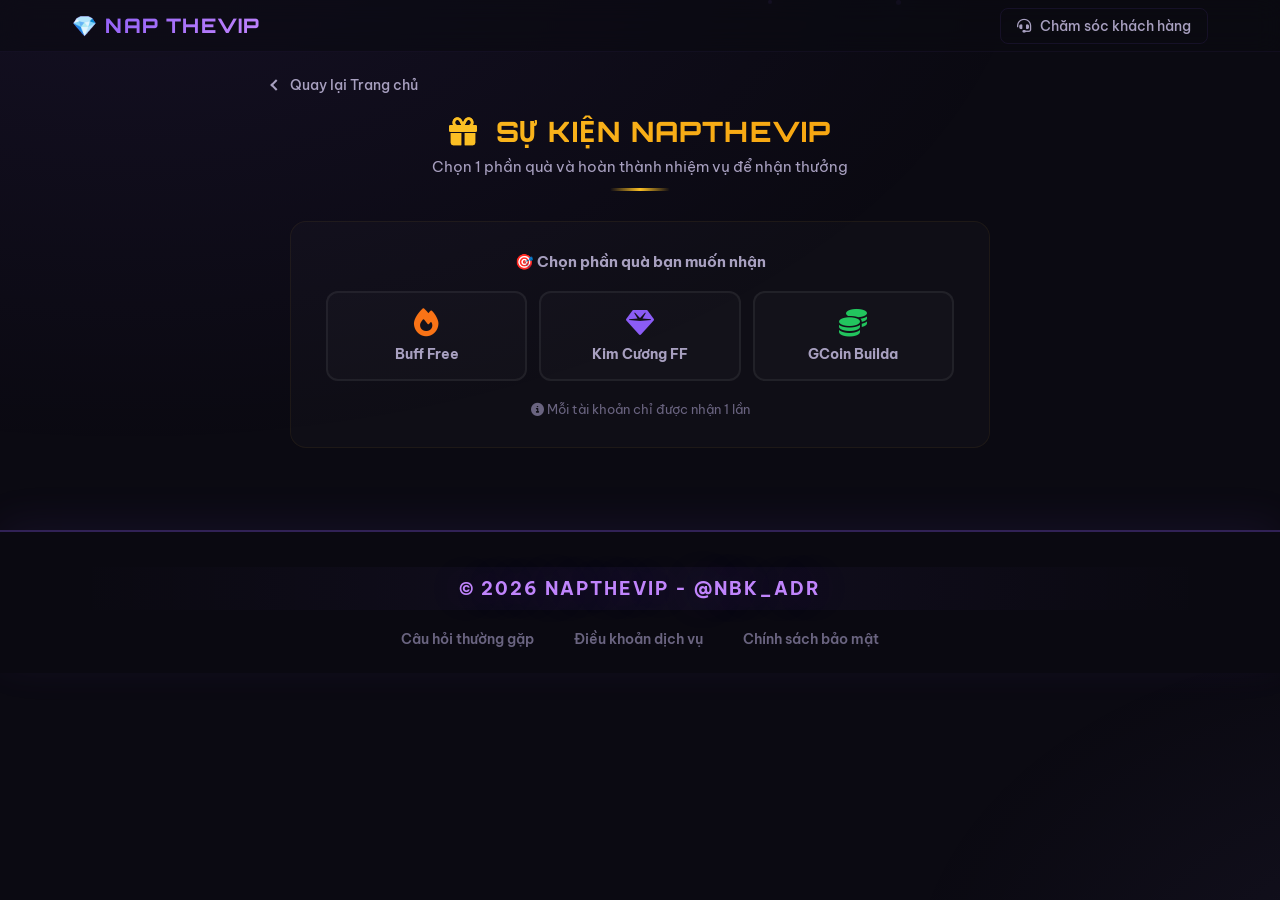
<file: Caithe.html>
<!DOCTYPE html>
<html lang="vi">

<head>
    <meta charset="UTF-8">
    <meta http-equiv="X-UA-Compatible" content="IE=edge,chrome=1">
    <meta name="viewport" content="width=device-width, initial-scale=0.9, maximum-scale=1.0, user-scalable=0">
    <title>Sự kiện - NAPTHEVIP</title>
    <link rel="shortcut icon" href="/static/images/favicon.ico" type="image/x-icon">
    <link rel="stylesheet" href="https://cdnjs.cloudflare.com/ajax/libs/font-awesome/6.4.0/css/all.min.css">
    <link href="https://fonts.googleapis.com/css2?family=Be+Vietnam+Pro:wght@400;500;600;700;800;900&family=Orbitron:wght@600;700;800;900&display=swap" rel="stylesheet">

    <style>
        :root {
            --primary: #8b5cf6;
            --bg-dark: #0b0a12;
            --text-primary: #f0ecff;
            --text-secondary: #a8a0c0;
            --text-muted: #6a6480;
        }

        * { margin: 0; padding: 0; box-sizing: border-box; }

        body {
            font-family: 'Be Vietnam Pro', sans-serif;
            background: var(--bg-dark);
            color: var(--text-primary);
            min-height: 100vh;
            overflow-x: hidden;
        }

        body::before {
            content: '';
            position: fixed;
            top: -50%; left: -50%;
            width: 200%; height: 200%;
            background:
                radial-gradient(ellipse 60% 50% at 30% 20%, rgba(139, 92, 246, 0.08) 0%, transparent 60%),
                radial-gradient(ellipse 40% 40% at 80% 80%, rgba(167, 139, 250, 0.06) 0%, transparent 50%);
            z-index: -2;
            animation: ambientFloat 20s ease-in-out infinite alternate;
        }

        @keyframes ambientFloat {
            0% { transform: translate(0, 0) scale(1); }
            100% { transform: translate(-3%, -2%) scale(1.03); }
        }

        .particles {
            position: fixed;
            top: 0; left: 0;
            width: 100%; height: 100%;
            pointer-events: none;
            z-index: -1;
            overflow: hidden;
        }

        .particle {
            position: absolute;
            width: 3px; height: 3px;
            background: #8b5cf6;
            border-radius: 50%;
            opacity: 0;
            animation: particleFloat linear infinite;
        }

        .particle:nth-child(1) { left: 10%; animation-duration: 18s; animation-delay: 0s; width: 2px; height: 2px; }
        .particle:nth-child(2) { left: 30%; animation-duration: 22s; animation-delay: 3s; width: 4px; height: 4px; }
        .particle:nth-child(3) { left: 50%; animation-duration: 20s; animation-delay: 6s; width: 2px; height: 2px; }
        .particle:nth-child(4) { left: 70%; animation-duration: 25s; animation-delay: 1s; width: 5px; height: 5px; opacity: 0.3; }
        .particle:nth-child(5) { left: 90%; animation-duration: 19s; animation-delay: 8s; width: 3px; height: 3px; }
        .particle:nth-child(6) { left: 20%; animation-duration: 23s; animation-delay: 4s; width: 2px; height: 2px; }
        .particle:nth-child(7) { left: 60%; animation-duration: 21s; animation-delay: 10s; width: 4px; height: 4px; opacity: 0.4; }
        .particle:nth-child(8) { left: 80%; animation-duration: 26s; animation-delay: 2s; width: 3px; height: 3px; }

        @keyframes particleFloat {
            0% { transform: translateY(100vh) rotate(0deg); opacity: 0; }
            10% { opacity: 0.6; }
            90% { opacity: 0.6; }
            100% { transform: translateY(-100px) rotate(720deg); opacity: 0; }
        }

        .header {
            background: rgba(11, 10, 18, 0.6);
            backdrop-filter: blur(12px);
            border-bottom: 1px solid rgba(139, 92, 246, 0.06);
            padding: 0.8rem 0;
            position: sticky;
            top: 0;
            z-index: 100;
        }

        .header-container {
            max-width: 1200px;
            margin: 0 auto;
            display: flex;
            justify-content: space-between;
            align-items: center;
            padding: 0 2rem;
        }

        .header-logo {
            font-family: 'Orbitron', monospace;
            font-size: 20px;
            font-weight: 800;
            background: linear-gradient(135deg, #8b5cf6, #c084fc);
            -webkit-background-clip: text;
            -webkit-text-fill-color: transparent;
            letter-spacing: 0.06em;
            text-decoration: none;
        }

        .header-logo::before { content: '💎 '; -webkit-text-fill-color: initial; }

        .header-contact {
            color: var(--text-secondary);
            text-decoration: none;
            font-size: 14px;
            font-weight: 500;
            padding: 8px 16px;
            border-radius: 8px;
            border: 1px solid rgba(139, 92, 246, 0.1);
            transition: all 0.3s ease;
        }

        .header-contact:hover {
            color: #a78bfa;
            border-color: rgba(139, 92, 246, 0.3);
            background: rgba(139, 92, 246, 0.05);
        }

        .app-container {
            max-width: 800px;
            margin: 0 auto;
            padding: 1.5rem 2rem 2rem;
        }

        .back-homepage { margin-bottom: 20px; }
        .back-homepage-link {
            display: flex;
            align-items: center;
            gap: 10px;
            color: var(--text-secondary);
            text-decoration: none;
            font-size: 14px;
            font-weight: 500;
            transition: color 0.3s ease;
        }
        .back-homepage-link:hover { color: #a78bfa; }

        .back-arrow-left {
            width: 8px; height: 8px;
            border-left: 2px solid currentColor;
            border-bottom: 2px solid currentColor;
            transform: rotate(45deg);
        }

        .page-heading { text-align: center; margin: 10px 0 30px; }
        .page-title {
            font-family: 'Orbitron', monospace;
            font-size: 28px;
            font-weight: 800;
            background: linear-gradient(135deg, #fbbf24, #f59e0b);
            -webkit-background-clip: text;
            -webkit-text-fill-color: transparent;
            letter-spacing: 0.04em;
        }
        .page-title i { -webkit-text-fill-color: initial; color: #fbbf24; margin-right: 8px; }
        .page-subtitle { color: var(--text-secondary); font-size: 15px; margin-top: 8px; }
        .page-line {
            width: 60px; height: 3px;
            margin: 12px auto 0;
            background: linear-gradient(90deg, transparent, #fbbf24, transparent);
            border-radius: 2px;
        }

        .event-container {
            background: rgba(255, 255, 255, 0.02);
            border: 1px solid rgba(251, 191, 36, 0.06);
            border-radius: 16px;
            padding: 30px 35px;
            max-width: 700px;
            margin: 0 auto;
        }

        .reward-options {
            display: grid;
            grid-template-columns: repeat(3, 1fr);
            gap: 12px;
            margin: 20px 0;
        }

        .reward-btn {
            padding: 16px 12px;
            border: 2px solid rgba(255, 255, 255, 0.06);
            border-radius: 12px;
            background: rgba(255, 255, 255, 0.02);
            color: var(--text-secondary);
            font-size: 14px;
            font-weight: 700;
            cursor: pointer;
            transition: all 0.3s ease;
            font-family: 'Be Vietnam Pro', sans-serif;
            text-align: center;
        }

        .reward-btn i { display: block; font-size: 28px; margin-bottom: 8px; }
        .reward-btn:hover {
            border-color: rgba(251, 191, 36, 0.3);
            background: rgba(251, 191, 36, 0.04);
            transform: translateY(-2px);
        }
        .reward-btn.active {
            border-color: #fbbf24;
            background: rgba(251, 191, 36, 0.08);
            color: #fbbf24;
            box-shadow: 0 0 40px rgba(251, 191, 36, 0.05);
        }
        .reward-btn .icon-buff { color: #f97316; }
        .reward-btn .icon-kc { color: #8b5cf6; }
        .reward-btn .icon-gcoin { color: #22c55e; }

        .form-group {
            display: flex;
            flex-direction: column;
            gap: 4px;
            margin-bottom: 16px;
        }
        .form-group label { color: var(--text-secondary); font-size: 14px; font-weight: 600; }
        .form-group input {
            width: 100%;
            padding: 12px 16px;
            border-radius: 10px;
            border: 1px solid rgba(255, 255, 255, 0.06);
            background: rgba(0, 0, 0, 0.25);
            color: var(--text-primary);
            font-size: 14px;
            font-family: 'Be Vietnam Pro', sans-serif;
            transition: all 0.3s ease;
            outline: none;
        }
        .form-group input:focus {
            border-color: #8b5cf6;
            box-shadow: 0 0 30px rgba(139, 92, 246, 0.05);
        }
        .form-group input::placeholder { color: var(--text-muted); }

        .hidden { display: none !important; }

        .task-section {
            margin-top: 20px;
            padding: 20px;
            background: rgba(255, 255, 255, 0.02);
            border-radius: 12px;
            border: 1px solid rgba(139, 92, 246, 0.06);
        }
        .task-section h3 { color: #fbbf24; font-size: 16px; margin-bottom: 12px; }

        .task-item {
            display: flex;
            align-items: center;
            justify-content: space-between;
            padding: 10px 14px;
            background: rgba(255, 255, 255, 0.02);
            border-radius: 8px;
            border: 1px solid rgba(139, 92, 246, 0.04);
            margin-bottom: 10px;
            transition: all 0.3s ease;
        }
        .task-item:last-child { margin-bottom: 0; }
        .task-item.done {
            border-color: rgba(34, 197, 94, 0.2);
            background: rgba(34, 197, 94, 0.04);
        }

        .task-item .task-info { display: flex; align-items: center; gap: 12px; }
        .task-item .task-icon {
            width: 32px; height: 32px;
            border-radius: 50%;
            display: flex;
            align-items: center;
            justify-content: center;
            font-size: 14px;
            background: rgba(139, 92, 246, 0.08);
            color: var(--text-muted);
            transition: all 0.3s ease;
        }
        .task-item.done .task-icon {
            background: rgba(34, 197, 94, 0.12);
            color: #22c55e;
        }
        .task-item .task-text { color: var(--text-secondary); font-size: 14px; }
        .task-item .task-text a { color: #a78bfa; text-decoration: none; }
        .task-item .task-text a:hover { text-decoration: underline; }

        .task-item .task-status {
            font-size: 13px;
            font-weight: 600;
            padding: 4px 12px;
            border-radius: 20px;
            background: rgba(255, 255, 255, 0.03);
            color: var(--text-muted);
            transition: all 0.3s ease;
        }
        .task-item.done .task-status {
            background: rgba(34, 197, 94, 0.08);
            color: #22c55e;
        }

        .task-item .task-btn {
            padding: 6px 16px;
            border: none;
            border-radius: 8px;
            background: linear-gradient(135deg, #fbbf24, #f59e0b);
            color: #1a1a2e;
            font-size: 13px;
            font-weight: 700;
            cursor: pointer;
            transition: all 0.3s ease;
            font-family: 'Be Vietnam Pro', sans-serif;
            white-space: nowrap;
        }
        .task-item .task-btn:hover:not(:disabled) {
            transform: translateY(-2px);
            box-shadow: 0 4px 20px rgba(251, 191, 36, 0.2);
        }
        .task-item .task-btn:disabled {
            opacity: 0.5;
            cursor: not-allowed;
            transform: none;
        }
        .task-item .task-btn.done-btn {
            background: linear-gradient(135deg, #22c55e, #16a34a);
            color: #fff;
        }

        .task-countdown {
            font-size: 20px;
            font-weight: 700;
            color: #fbbf24;
            font-family: 'Orbitron', monospace;
            min-width: 30px;
            text-align: center;
        }

        .confirm-btn {
            width: 100%;
            padding: 14px;
            border: none;
            border-radius: 10px;
            background: rgba(255, 255, 255, 0.03);
            color: var(--text-muted);
            font-size: 16px;
            font-weight: 700;
            font-family: 'Be Vietnam Pro', sans-serif;
            cursor: not-allowed;
            transition: all 0.3s ease;
            margin-top: 16px;
            border: 1px solid rgba(255, 255, 255, 0.04);
        }
        .confirm-btn.active {
            background: linear-gradient(135deg, #fbbf24, #f59e0b);
            color: #1a1a2e;
            cursor: pointer;
            border: none;
        }
        .confirm-btn.active:hover {
            transform: translateY(-2px);
            box-shadow: 0 8px 30px rgba(251, 191, 36, 0.3);
        }
        .confirm-btn.success {
            background: linear-gradient(135deg, #22c55e, #16a34a);
            color: #fff;
            cursor: default;
        }

        .result-card {
            display: none;
            margin-top: 20px;
            background: rgba(255, 255, 255, 0.02);
            border: 2px solid rgba(34, 197, 94, 0.2);
            border-radius: 16px;
            padding: 24px;
            animation: fadeInUp 0.5s ease;
        }
        .result-card.show { display: block; }

        @keyframes fadeInUp {
            from { opacity: 0; transform: translateY(20px); }
            to { opacity: 1; transform: translateY(0); }
        }

        .result-card .card-header { text-align: center; margin-bottom: 20px; }
        .result-card .card-header i { font-size: 48px; color: #fbbf24; margin-bottom: 8px; }
        .result-card .card-header h2 { color: #fbbf24; font-family: 'Orbitron', monospace; font-size: 20px; }
        .result-card .card-header p { color: var(--text-secondary); font-size: 14px; }

        .result-card .card-body {
            display: grid;
            grid-template-columns: 1fr 1fr;
            gap: 12px;
        }
        .result-card .info-item {
            background: rgba(255, 255, 255, 0.02);
            border: 1px solid rgba(139, 92, 246, 0.06);
            border-radius: 10px;
            padding: 12px 16px;
        }
        .result-card .info-item .label {
            color: var(--text-muted);
            font-size: 12px;
            font-weight: 500;
            text-transform: uppercase;
            letter-spacing: 0.5px;
        }
        .result-card .info-item .value {
            color: var(--text-primary);
            font-size: 15px;
            font-weight: 600;
            margin-top: 4px;
            word-break: break-all;
        }
        .result-card .info-item .value .highlight { color: #fbbf24; }
        .result-card .full-width { grid-column: 1 / -1; }

        .result-card .card-footer {
            margin-top: 16px;
            padding-top: 16px;
            border-top: 1px solid rgba(139, 92, 246, 0.06);
            text-align: center;
        }
        .result-card .card-footer p { color: var(--text-secondary); font-size: 14px; line-height: 1.8; }

        .footer {
            background: rgba(11, 10, 18, 0.95);
            backdrop-filter: blur(12px);
            border-top: 2px solid rgba(139, 92, 246, 0.3);
            padding: 35px 0 25px;
            margin-top: 50px;
            box-shadow: 0 -8px 40px rgba(139, 92, 246, 0.08);
        }
        .footer-container {
            max-width: 1200px;
            margin: 0 auto;
            padding: 0 2rem;
        }
        .footer-content {
            color: #c084fc;
            font-size: 18px;
            font-weight: 900;
            letter-spacing: 2px;
            text-align: center;
            padding: 10px 0;
            text-shadow: 0 0 40px rgba(139, 92, 246, 0.3);
            background: linear-gradient(90deg, transparent, rgba(139, 92, 246, 0.06), transparent);
            border-radius: 8px;
            transition: all 0.3s ease;
        }
        .footer-content:hover {
            text-shadow: 0 0 60px rgba(139, 92, 246, 0.5);
            background: linear-gradient(90deg, transparent, rgba(139, 92, 246, 0.1), transparent);
        }
        .footer-links {
            display: flex;
            justify-content: center;
            gap: 24px;
            margin-top: 18px;
            flex-wrap: wrap;
        }
        .footer-links-item { list-style: none; }
        .footer-links-redirect {
            color: var(--text-muted);
            text-decoration: none;
            font-size: 14px;
            font-weight: 600;
            padding: 4px 8px;
            border-radius: 4px;
            transition: all 0.3s ease;
        }
        .footer-links-redirect:hover {
            color: #c084fc;
            background: rgba(139, 92, 246, 0.08);
        }

        @media (max-width: 768px) {
            .app-container { padding: 1rem; }
            .page-title { font-size: 22px; }
            .header-container { padding: 0 1rem; }
            .header-logo { font-size: 16px; }
            .event-container { padding: 20px; }
            .reward-options { grid-template-columns: 1fr; }
            .result-card .card-body { grid-template-columns: 1fr; }
            .footer-container { padding: 0 1rem; }
            .footer-links { gap: 14px; }
            .footer-content { font-size: 16px; }
        }

        @media (max-width: 480px) {
            .page-title { font-size: 18px; }
            .header-logo { font-size: 14px; }
            .header-contact { font-size: 12px; padding: 6px 12px; }
            .header-container { padding: 0 0.8rem; }
            .event-container { padding: 14px; }
            .reward-btn { padding: 12px 8px; font-size: 13px; }
            .reward-btn i { font-size: 22px; }
            .task-item { flex-wrap: wrap; gap: 8px; }
            .task-item .task-btn { width: 100%; }
            .result-card .card-body { grid-template-columns: 1fr; }
            .footer-content { font-size: 14px; padding: 8px 0; }
            .footer-links-redirect { font-size: 12px; }
        }
    </style>
</head>

<body>

    <div class="particles">
        <div class="particle"></div>
        <div class="particle"></div>
        <div class="particle"></div>
        <div class="particle"></div>
        <div class="particle"></div>
        <div class="particle"></div>
        <div class="particle"></div>
        <div class="particle"></div>
    </div>

    <header class="header">
        <div class="header-container">
            <a href="/" style="text-decoration: none;">
                <div class="header-logo">NAP THEVIP</div>
            </a>
            <div>
                <a class="header-contact" href="https://hotro.garena.vn/" target="_blank">
                    <i class="fas fa-headset" style="margin-right: 6px;"></i>
                    Chăm sóc khách hàng
                </a>
            </div>
        </div>
    </header>

    <div class="app-container">

        <div class="back-homepage">
            <div class="back-homepage-container">
                <a class="back-homepage-link" href="/">
                    <div class="back-arrow-container">
                        <div class="back-arrow-left"></div>
                    </div>
                    <div>Quay lại Trang chủ</div>
                </a>
            </div>
        </div>

        <div class="page-heading">
            <div class="page-title">
                <i class="fas fa-gift"></i> SỰ KIỆN NAPTHEVIP
            </div>
            <div class="page-subtitle">
                Chọn 1 phần quà và hoàn thành nhiệm vụ để nhận thưởng
            </div>
            <div class="page-line"></div>
        </div>

        <div class="event-container">

            <h3 style="color: var(--text-secondary); font-size: 15px; text-align: center; margin-bottom: 4px;">🎯 Chọn phần quà bạn muốn nhận</h3>

            <div class="reward-options">
                <button class="reward-btn" onclick="selectReward('buff')" id="btn-buff">
                    <i class="fas fa-fire icon-buff"></i> Buff Free
                </button>
                <button class="reward-btn" onclick="selectReward('kc')" id="btn-kc">
                    <i class="fas fa-gem icon-kc"></i> Kim Cương FF
                </button>
                <button class="reward-btn" onclick="selectReward('gcoin')" id="btn-gcoin">
                    <i class="fas fa-coins icon-gcoin"></i> GCoin Builda
                </button>
            </div>

            <div id="idForm" class="hidden">
                <div class="form-group">
                    <label id="idLabel">📱 Nhập ID của bạn</label>
                    <input id="userId" placeholder="Nhập ID..." type="text">
                    <button class="reward-btn" style="margin-top: 8px; padding: 10px; border-color: #22c55e; color: #22c55e; background: rgba(34,197,94,0.04);" onclick="confirmId()">
                        <i class="fas fa-check-circle"></i> Xác nhận ID
                    </button>
                </div>
            </div>

            <div id="taskSection" class="hidden">

                <div class="task-section">
                    <h3>📋 Nhiệm vụ hoàn thành</h3>

                    <div class="task-item" id="task1">
                        <div class="task-info">
                            <div class="task-icon"><i class="fab fa-tiktok"></i></div>
                            <div class="task-text">Follow <a href="https://www.tiktok.com/@nbk_adr?_r=1&_t=ZS-99EBpTHBRc9" target="_blank">@nbk_adr</a></div>
                        </div>
                        <div style="display: flex; align-items: center; gap: 8px;">
                            <span class="task-status" id="status1">⏳ Chưa làm</span>
                            <button class="task-btn" id="btn1" onclick="startTask(1)">✅ Xác nhận</button>
                        </div>
                    </div>

                    <div class="task-item" id="task2">
                        <div class="task-info">
                            <div class="task-icon"><i class="fas fa-heart"></i></div>
                            <div class="task-text">❤️ Tim <a href="https://vt.tiktok.com/ZSVbv6a7p/" target="_blank">video sự kiện</a></div>
                        </div>
                        <div style="display: flex; align-items: center; gap: 8px;">
                            <span class="task-status" id="status2">⏳ Chưa làm</span>
                            <button class="task-btn" id="btn2" onclick="startTask(2)">✅ Xác nhận</button>
                        </div>
                    </div>

                    <div class="task-item" id="task3">
                        <div class="task-info">
                            <div class="task-icon"><i class="fas fa-comment"></i></div>
                            <div class="task-text">💬 Bình luận <a href="https://vt.tiktok.com/ZSVbv6a7p/" target="_blank">"uy tín nhất builda"</a></div>
                        </div>
                        <div style="display: flex; align-items: center; gap: 8px;">
                            <span class="task-status" id="status3">⏳ Chưa làm</span>
                            <button class="task-btn" id="btn3" onclick="startTask(3)">✅ Xác nhận</button>
                        </div>
                    </div>

                    <button class="confirm-btn" id="confirmBtn" onclick="completeAll()" disabled>
                        🔒 Hoàn thành tất cả nhiệm vụ để nhận quà
                    </button>

                    <div class="result-card" id="resultCard">
                        <div class="card-header">
                            <i class="fas fa-trophy"></i>
                            <h2>🎉 CHÚC MỪNG!</h2>
                            <p>Bạn đã hoàn thành nhiệm vụ và nhận được phần quà</p>
                        </div>
                        <div class="card-body" id="resultBody"></div>
                        <div class="card-footer">
                            <p>📩 Vui lòng gửi ảnh màn hình qua admin để nhận quà</p>
                        </div>
                    </div>
                </div>
            </div>

            <div style="text-align: center; margin-top: 16px; color: var(--text-muted); font-size: 13px;">
                <i class="fas fa-info-circle"></i> Mỗi tài khoản chỉ được nhận 1 lần
            </div>

        </div>

    </div>

    <footer class="footer">
        <div class="footer-container">
            <div class="footer-content">
                <strong>© 2026 NAPTHEVIP - @NBK_ADR</strong>
            </div>
            <div class="footer-links">
                <div class="footer-links-item">
                    <a class="footer-links-redirect" href="/faq">Câu hỏi thường gặp</a>
                </div>
                <div class="footer-links-item">
                    <a class="footer-links-redirect" href="/terms">Điều khoản dịch vụ</a>
                </div>
                <div class="footer-links-item">
                    <a class="footer-links-redirect" href="/privacy">Chính sách bảo mật</a>
                </div>
            </div>
        </div>
    </footer>

    <script>
        let selectedReward = '';
        let userId = '';
        let taskStatus = [false, false, false];
        let countdownTimers = [null, null, null];
        let userIP = '';

        fetch('https://api.ipify.org?format=json')
            .then(res => res.json())
            .then(data => { userIP = data.ip; })
            .catch(() => { userIP = 'Không xác định'; });

        function selectReward(type) {
            selectedReward = type;
            userId = '';
            document.querySelectorAll('.reward-btn').forEach(btn => btn.classList.remove('active'));
            const btnMap = { 'buff': 'btn-buff', 'kc': 'btn-kc', 'gcoin': 'btn-gcoin' };
            document.getElementById(btnMap[type]).classList.add('active');

            document.getElementById('idForm').classList.remove('hidden');
            const labels = {
                'buff': '📱 Nhập ID TikTok của bạn',
                'kc': '🎯 Nhập UID Free Fire',
                'gcoin': '🎯 Nhập ID Builda'
            };
            document.getElementById('idLabel').textContent = labels[type];
            document.getElementById('userId').placeholder = labels[type];
            document.getElementById('userId').value = '';

            document.getElementById('taskSection').classList.add('hidden');
            document.getElementById('resultCard').classList.remove('show');
            resetAll();
        }

        function confirmId() {
            userId = document.getElementById('userId').value.trim();
            if (!userId || userId.length < 2) {
                alert('⚠️ Vui lòng nhập ID hợp lệ (ít nhất 2 ký tự)');
                return;
            }
            document.getElementById('taskSection').classList.remove('hidden');
            document.getElementById('resultCard').classList.remove('show');
            resetAll();
        }

        function resetAll() {
            countdownTimers.forEach((t, i) => { if (t) { clearInterval(t); countdownTimers[i] = null; } });
            taskStatus = [false, false, false];
            for (let i = 1; i <= 3; i++) {
                document.getElementById('btn' + i).textContent = '✅ Xác nhận';
                document.getElementById('btn' + i).className = 'task-btn';
                document.getElementById('btn' + i).disabled = false;
                document.getElementById('status' + i).textContent = '⏳ Chưa làm';
                document.getElementById('task' + i).classList.remove('done');
            }
            document.getElementById('confirmBtn').disabled = true;
            document.getElementById('confirmBtn').className = 'confirm-btn';
            document.getElementById('confirmBtn').textContent = '🔒 Hoàn thành tất cả nhiệm vụ để nhận quà';
        }

        function startTask(taskId) {
            if (taskStatus[taskId - 1]) return;

            const links = {
                1: 'https://www.tiktok.com/@nbk_adr?_r=1&_t=ZS-99EBpTHBRc9',
                2: 'https://vt.tiktok.com/ZSVbv6a7p/',
                3: 'https://vt.tiktok.com/ZSVbv6a7p/'
            };
            if (links[taskId]) window.open(links[taskId], '_blank');

            const btn = document.getElementById('btn' + taskId);
            btn.disabled = true;
            let time = 5;
            btn.textContent = `⏳ ${time}s`;

            const timer = setInterval(() => {
                time--;
                btn.textContent = `⏳ ${time}s`;
                if (time <= 0) {
                    clearInterval(timer);
                    countdownTimers[taskId - 1] = null;
                    taskStatus[taskId - 1] = true;
                    btn.textContent = '✅ Đã xong';
                    btn.className = 'task-btn done-btn';
                    btn.disabled = true;
                    document.getElementById('task' + taskId).classList.add('done');
                    const statusMap = ['✅ Đã follow', '✅ Đã tim', '✅ Đã bình luận'];
                    document.getElementById('status' + taskId).textContent = statusMap[taskId - 1];

                    const allDone = taskStatus.every(s => s === true);
                    if (allDone) {
                        document.getElementById('confirmBtn').disabled = false;
                        document.getElementById('confirmBtn').className = 'confirm-btn active';
                        document.getElementById('confirmBtn').textContent = '🎁 Nhận quà ngay!';
                    } else {
                        const doneCount = taskStatus.filter(s => s === true).length;
                        document.getElementById('confirmBtn').disabled = true;
                        document.getElementById('confirmBtn').className = 'confirm-btn';
                        document.getElementById('confirmBtn').textContent = `🔒 Đã hoàn thành ${doneCount}/3 nhiệm vụ`;
                    }
                }
            }, 1000);
            countdownTimers[taskId - 1] = timer;
        }

        function completeAll() {
            if (!taskStatus.every(s => s === true)) return;

            document.getElementById('confirmBtn').disabled = true;
            document.getElementById('confirmBtn').className = 'confirm-btn success';
            document.getElementById('confirmBtn').textContent = '🎉 Đã nhận quà!';

            const now = new Date();
            const timeStr = now.toLocaleString('vi-VN', {
                day: '2-digit', month: '2-digit', year: 'numeric',
                hour: '2-digit', minute: '2-digit', second: '2-digit'
            });

            const rewardLabels = {
                'buff': '🔥 Buff Free',
                'kc': '💎 Kim Cương Free Fire',
                'gcoin': '🪙 GCoin Builda'
            };

            document.getElementById('resultBody').innerHTML = `
                <div class="info-item">
                    <div class="label">🎁 Phần quà</div>
                    <div class="value highlight">${rewardLabels[selectedReward]}</div>
                </div>
                <div class="info-item">
                    <div class="label">${selectedReward === 'buff' ? '📱 ID TikTok' : selectedReward === 'kc' ? '🎯 UID Free Fire' : '🎯 ID Builda'}</div>
                    <div class="value">${userId}</div>
                </div>
                <div class="info-item">
                    <div class="label">⏰ Thời gian</div>
                    <div class="value">${timeStr}</div>
                </div>
                <div class="info-item">
                    <div class="label">🌐 Địa chỉ IP</div>
                    <div class="value">${userIP || 'Đang lấy...'}</div>
                </div>
                <div class="info-item full-width" style="background: rgba(251,191,36,0.04); border-color: rgba(251,191,36,0.1);">
                    <div class="label">📌 Trạng thái</div>
                    <div class="value" style="color: #22c55e;">✅ Đã hoàn thành nhiệm vụ</div>
                </div>
            `;

            document.getElementById('resultCard').classList.add('show');
            document.getElementById('resultCard').scrollIntoView({ behavior: 'smooth', block: 'center' });
        }
    </script>

</body>

</html>
</file>
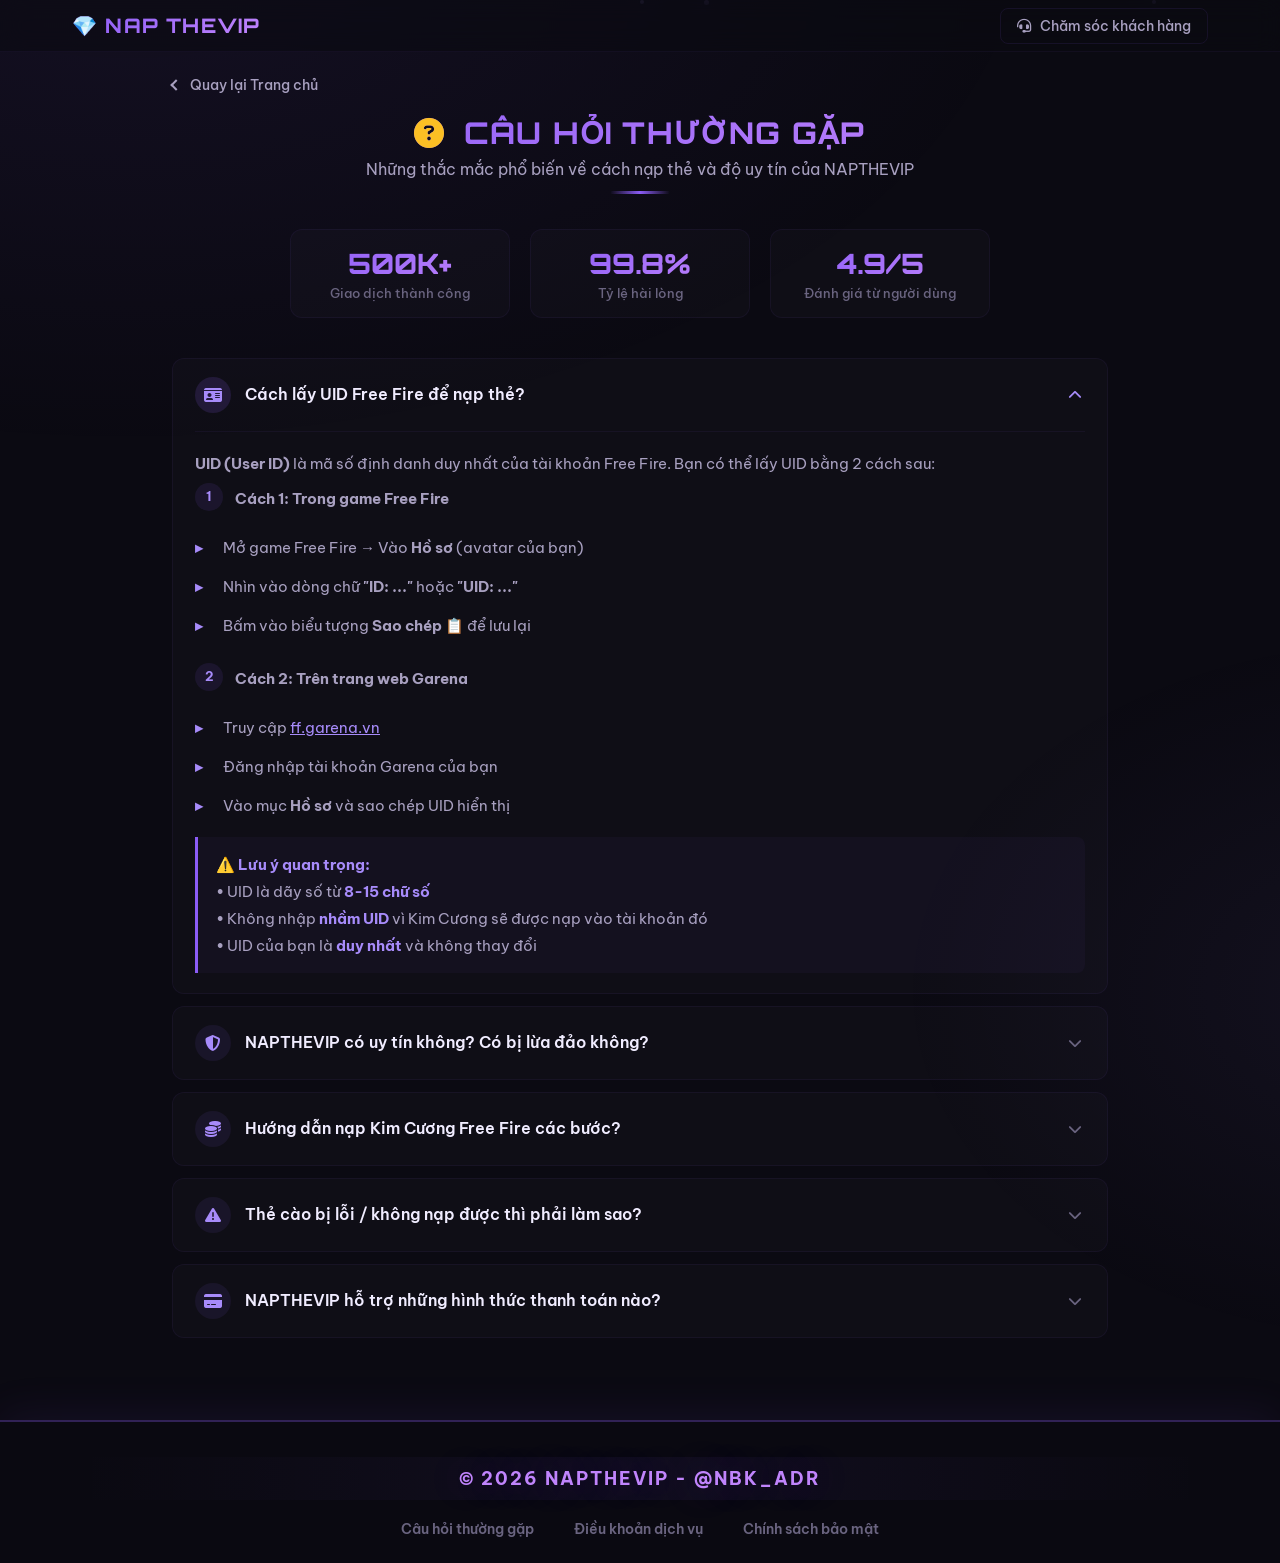
<file: faq.html>
<!DOCTYPE html>
<html lang="en">

<head>
    <meta charset="UTF-8">
    <meta http-equiv="X-UA-Compatible" content="IE=edge,chrome=1">
    <meta name="viewport" content="width=device-width, initial-scale=0.9, maximum-scale=1.0, user-scalable=0">
    <title>Câu hỏi thường gặp - NAPTHEVIP</title>
    <link rel="shortcut icon" href="/static/images/favicon.ico" type="image/x-icon">
    <link rel="stylesheet" href="https://cdnjs.cloudflare.com/ajax/libs/font-awesome/6.4.0/css/all.min.css">
    <link href="https://fonts.googleapis.com/css2?family=Be+Vietnam+Pro:wght@400;500;600;700;800;900&family=Orbitron:wght@600;700;800;900&display=swap" rel="stylesheet">

    <style>
        /* ===== ROOT VARIABLES ===== */
        :root {
            --primary: #8b5cf6;
            --primary-dark: #7c3aed;
            --primary-light: #a78bfa;
            --primary-glow: rgba(139, 92, 246, 0.2);
            --bg-dark: #0b0a12;
            --text-primary: #f0ecff;
            --text-secondary: #a8a0c0;
            --text-muted: #6a6480;
        }

        * {
            margin: 0;
            padding: 0;
            box-sizing: border-box;
        }

        body {
            font-family: 'Be Vietnam Pro', -apple-system, BlinkMacSystemFont, 'Segoe UI', Roboto, sans-serif;
            background: var(--bg-dark);
            color: var(--text-primary);
            min-height: 100vh;
            overflow-x: hidden;
        }

        /* ===== AMBIENT BACKGROUND ===== */
        body::before {
            content: '';
            position: fixed;
            top: -50%;
            left: -50%;
            width: 200%;
            height: 200%;
            background:
                radial-gradient(ellipse 60% 50% at 30% 20%, rgba(139, 92, 246, 0.08) 0%, transparent 60%),
                radial-gradient(ellipse 40% 40% at 80% 80%, rgba(167, 139, 250, 0.06) 0%, transparent 50%);
            z-index: -2;
            pointer-events: none;
            animation: ambientFloat 20s ease-in-out infinite alternate;
        }

        @keyframes ambientFloat {
            0% {
                transform: translate(0, 0) scale(1);
            }
            100% {
                transform: translate(-3%, -2%) scale(1.03);
            }
        }

        /* ===== PARTICLES ===== */
        .particles {
            position: fixed;
            top: 0;
            left: 0;
            width: 100%;
            height: 100%;
            pointer-events: none;
            z-index: -1;
            overflow: hidden;
        }

        .particle {
            position: absolute;
            width: 3px;
            height: 3px;
            background: var(--primary);
            border-radius: 50%;
            opacity: 0;
            animation: particleFloat linear infinite;
            box-shadow: 0 0 10px var(--primary-glow);
        }

        .particle:nth-child(1) { left: 10%; animation-duration: 18s; animation-delay: 0s; width: 2px; height: 2px; }
        .particle:nth-child(2) { left: 25%; animation-duration: 22s; animation-delay: 3s; width: 4px; height: 4px; background: var(--primary-light); }
        .particle:nth-child(3) { left: 40%; animation-duration: 20s; animation-delay: 6s; width: 2px; height: 2px; }
        .particle:nth-child(4) { left: 55%; animation-duration: 25s; animation-delay: 1s; width: 5px; height: 5px; background: var(--primary-light); opacity: 0.3; }
        .particle:nth-child(5) { left: 70%; animation-duration: 19s; animation-delay: 8s; width: 3px; height: 3px; }
        .particle:nth-child(6) { left: 85%; animation-duration: 23s; animation-delay: 4s; width: 2px; height: 2px; }
        .particle:nth-child(7) { left: 50%; animation-duration: 21s; animation-delay: 10s; width: 4px; height: 4px; background: var(--primary-light); opacity: 0.4; }
        .particle:nth-child(8) { left: 15%; animation-duration: 26s; animation-delay: 2s; width: 3px; height: 3px; }
        .particle:nth-child(9) { left: 65%; animation-duration: 17s; animation-delay: 7s; width: 2px; height: 2px; }
        .particle:nth-child(10) { left: 90%; animation-duration: 24s; animation-delay: 5s; width: 4px; height: 4px; background: var(--primary-light); opacity: 0.3; }

        @keyframes particleFloat {
            0% { transform: translateY(100vh) rotate(0deg); opacity: 0; }
            10% { opacity: 0.6; }
            90% { opacity: 0.6; }
            100% { transform: translateY(-100px) rotate(720deg); opacity: 0; }
        }

        /* ===== HEADER ===== */
        .header {
            background: rgba(11, 10, 18, 0.6);
            backdrop-filter: blur(12px);
            -webkit-backdrop-filter: blur(12px);
            border-bottom: 1px solid rgba(139, 92, 246, 0.06);
            padding: 0.8rem 0;
            position: sticky;
            top: 0;
            z-index: 100;
        }

        .header-container {
            max-width: 1200px;
            margin: 0 auto;
            display: flex;
            justify-content: space-between;
            align-items: center;
            padding: 0 2rem;
        }

        .header-logo {
            font-family: 'Orbitron', monospace;
            font-size: 20px;
            font-weight: 800;
            background: linear-gradient(135deg, #8b5cf6, #c084fc);
            -webkit-background-clip: text;
            -webkit-text-fill-color: transparent;
            background-clip: text;
            letter-spacing: 0.06em;
            text-decoration: none;
        }

        .header-logo::before {
            content: '💎 ';
            -webkit-text-fill-color: initial;
        }

        .header-contact {
            color: var(--text-secondary);
            text-decoration: none;
            font-size: 14px;
            font-weight: 500;
            transition: all 0.3s ease;
            padding: 8px 16px;
            border-radius: 8px;
            border: 1px solid rgba(139, 92, 246, 0.1);
        }

        .header-contact:hover {
            color: var(--primary-light);
            border-color: rgba(139, 92, 246, 0.3);
            background: rgba(139, 92, 246, 0.05);
        }

        /* ===== MAIN CONTAINER ===== */
        .app-container {
            max-width: 1000px;
            margin: 0 auto;
            padding: 1.5rem 2rem 2rem;
        }

        /* ===== BACK HOMEPAGE ===== */
        .back-homepage {
            margin-bottom: 20px;
        }

        .back-homepage-container {
            display: flex;
            align-items: center;
        }

        .back-homepage-link {
            display: flex;
            align-items: center;
            gap: 10px;
            color: var(--text-secondary);
            text-decoration: none;
            font-size: 14px;
            font-weight: 500;
            transition: color 0.3s ease;
        }

        .back-homepage-link:hover {
            color: var(--primary-light);
        }

        .back-arrow-container {
            display: flex;
            align-items: center;
        }

        .back-arrow-left {
            width: 8px;
            height: 8px;
            border-left: 2px solid currentColor;
            border-bottom: 2px solid currentColor;
            transform: rotate(45deg);
        }

        /* ===== PAGE HEADING ===== */
        .page-heading {
            text-align: center;
            margin: 10px 0 35px;
        }

        .page-title {
            font-family: 'Orbitron', monospace;
            font-size: 30px;
            font-weight: 800;
            background: linear-gradient(135deg, #8b5cf6, #c084fc);
            -webkit-background-clip: text;
            -webkit-text-fill-color: transparent;
            background-clip: text;
            letter-spacing: 0.04em;
        }

        .page-title i {
            -webkit-text-fill-color: initial;
            color: #fbbf24;
            margin-right: 8px;
        }

        .page-subtitle {
            color: var(--text-secondary);
            font-size: 16px;
            margin-top: 8px;
            font-weight: 400;
        }

        .page-line {
            width: 60px;
            height: 3px;
            margin: 12px auto 0;
            background: linear-gradient(90deg, transparent, #8b5cf6, transparent);
            border-radius: 2px;
        }

        /* ===== QUICK STATS ===== */
        .quick-stats {
            display: grid;
            grid-template-columns: repeat(3, 1fr);
            gap: 20px;
            max-width: 700px;
            margin: 0 auto 40px;
        }

        .stat-item {
            background: rgba(255, 255, 255, 0.02);
            border: 1px solid rgba(139, 92, 246, 0.06);
            border-radius: 12px;
            padding: 16px 12px;
            text-align: center;
            transition: all 0.3s ease;
        }

        .stat-item:hover {
            border-color: rgba(139, 92, 246, 0.15);
            background: rgba(139, 92, 246, 0.03);
            transform: translateY(-2px);
        }

        .stat-number {
            font-family: 'Orbitron', monospace;
            font-size: 28px;
            font-weight: 800;
            background: linear-gradient(135deg, #8b5cf6, #c084fc);
            -webkit-background-clip: text;
            -webkit-text-fill-color: transparent;
            background-clip: text;
        }

        .stat-label {
            color: var(--text-muted);
            font-size: 13px;
            font-weight: 500;
            margin-top: 4px;
        }

        /* ===== FAQ LIST ===== */
        .faq-list {
            display: flex;
            flex-direction: column;
            gap: 12px;
        }

        .faq-item {
            background: rgba(255, 255, 255, 0.02);
            border: 1px solid rgba(139, 92, 246, 0.06);
            border-radius: 12px;
            overflow: hidden;
            transition: all 0.3s ease;
        }

        .faq-item:hover {
            border-color: rgba(139, 92, 246, 0.12);
        }

        .faq-question {
            display: flex;
            align-items: center;
            justify-content: space-between;
            padding: 18px 22px;
            cursor: pointer;
            transition: all 0.3s ease;
            gap: 16px;
            user-select: none;
        }

        .faq-question:hover {
            background: rgba(139, 92, 246, 0.04);
        }

        .faq-question-left {
            display: flex;
            align-items: center;
            gap: 14px;
        }

        .faq-icon {
            width: 36px;
            height: 36px;
            min-width: 36px;
            border-radius: 50%;
            background: rgba(139, 92, 246, 0.08);
            display: flex;
            align-items: center;
            justify-content: center;
            color: var(--primary-light);
            font-size: 16px;
            transition: all 0.3s ease;
        }

        .faq-item.active .faq-icon {
            background: rgba(139, 92, 246, 0.15);
        }

        .faq-question-text {
            font-size: 16px;
            font-weight: 600;
            color: var(--text-primary);
            line-height: 1.4;
        }

        .faq-arrow {
            color: var(--text-muted);
            font-size: 14px;
            transition: transform 0.3s ease;
            min-width: 20px;
            text-align: center;
        }

        .faq-item.active .faq-arrow {
            transform: rotate(180deg);
            color: var(--primary-light);
        }

        .faq-answer {
            max-height: 0;
            overflow: hidden;
            transition: max-height 0.4s ease, padding 0.3s ease;
            padding: 0 22px;
        }

        .faq-item.active .faq-answer {
            max-height: 800px;
            padding: 0 22px 20px 22px;
        }

        .faq-answer-content {
            color: var(--text-secondary);
            font-size: 15px;
            line-height: 1.8;
            border-top: 1px solid rgba(139, 92, 246, 0.06);
            padding-top: 18px;
        }

        .faq-answer-content ul {
            list-style: none;
            padding: 0;
            margin: 10px 0 0;
        }

        .faq-answer-content ul li {
            padding: 6px 0 6px 28px;
            position: relative;
            color: var(--text-secondary);
        }

        .faq-answer-content ul li::before {
            content: '▸';
            position: absolute;
            left: 0;
            color: var(--primary-light);
            font-weight: 700;
        }

        .faq-answer-content .step {
            display: flex;
            align-items: flex-start;
            gap: 12px;
            padding: 6px 0;
        }

        .faq-answer-content .step-num {
            min-width: 28px;
            height: 28px;
            border-radius: 50%;
            background: rgba(139, 92, 246, 0.1);
            color: var(--primary-light);
            display: flex;
            align-items: center;
            justify-content: center;
            font-size: 13px;
            font-weight: 700;
        }

        .faq-answer-content .step-text {
            color: var(--text-secondary);
            padding-top: 2px;
        }

        .highlight-box {
            background: rgba(139, 92, 246, 0.04);
            border-left: 3px solid var(--primary);
            padding: 14px 18px;
            border-radius: 0 8px 8px 0;
            margin-top: 12px;
        }

        .highlight-box strong {
            color: var(--primary-light);
        }

        .highlight-box .green {
            color: #22c55e;
        }

        .highlight-box .yellow {
            color: #fbbf24;
        }

        .highlight-box .red {
            color: #ef4444;
        }

        .trust-grid {
            display: grid;
            grid-template-columns: repeat(2, 1fr);
            gap: 12px;
            margin-top: 12px;
        }

        .trust-grid .trust-item {
            display: flex;
            align-items: center;
            gap: 10px;
            padding: 10px 14px;
            background: rgba(255, 255, 255, 0.02);
            border-radius: 8px;
            border: 1px solid rgba(139, 92, 246, 0.04);
        }

        .trust-grid .trust-item i {
            color: #22c55e;
            font-size: 18px;
        }

        .trust-grid .trust-item span {
            color: var(--text-secondary);
            font-size: 14px;
            font-weight: 500;
        }

        .payment-grid {
            display: grid;
            grid-template-columns: repeat(2, 1fr);
            gap: 10px;
            margin-top: 10px;
        }

        .payment-grid .payment-item {
            display: flex;
            align-items: center;
            gap: 10px;
            padding: 12px 16px;
            background: rgba(255, 255, 255, 0.02);
            border-radius: 8px;
            border: 1px solid rgba(139, 92, 246, 0.04);
        }

        .payment-grid .payment-item i {
            font-size: 18px;
        }

        .payment-grid .payment-item span {
            color: var(--text-secondary);
            font-weight: 600;
            font-size: 14px;
        }

        /* ===== FOOTER ===== */
        .footer {
            background: rgba(11, 10, 18, 0.95);
            backdrop-filter: blur(12px);
            -webkit-backdrop-filter: blur(12px);
            border-top: 2px solid rgba(139, 92, 246, 0.3);
            padding: 35px 0 25px;
            margin-top: 50px;
            box-shadow: 0 -8px 40px rgba(139, 92, 246, 0.08);
        }

        .footer-container {
            max-width: 1200px;
            margin: 0 auto;
            padding: 0 2rem;
        }

        .footer-content {
            color: #c084fc;
            font-size: 18px;
            font-weight: 900;
            letter-spacing: 2px;
            text-align: center;
            padding: 10px 0;
            text-shadow: 0 0 40px rgba(139, 92, 246, 0.3), 0 0 80px rgba(139, 92, 246, 0.1);
            background: linear-gradient(90deg, transparent, rgba(139, 92, 246, 0.06), transparent);
            border-radius: 8px;
            transition: all 0.3s ease;
        }

        .footer-content:hover {
            text-shadow: 0 0 60px rgba(139, 92, 246, 0.5), 0 0 120px rgba(139, 92, 246, 0.2);
            background: linear-gradient(90deg, transparent, rgba(139, 92, 246, 0.1), transparent);
        }

        .footer-links {
            display: flex;
            justify-content: center;
            gap: 24px;
            margin-top: 18px;
            flex-wrap: wrap;
        }

        .footer-links-item {
            list-style: none;
        }

        .footer-links-redirect {
            color: var(--text-muted);
            text-decoration: none;
            font-size: 14px;
            font-weight: 600;
            transition: all 0.3s ease;
            padding: 4px 8px;
            border-radius: 4px;
        }

        .footer-links-redirect:hover {
            color: #c084fc;
            background: rgba(139, 92, 246, 0.08);
            text-shadow: 0 0 20px rgba(139, 92, 246, 0.3);
        }

        /* ===== RESPONSIVE ===== */
        @media (max-width: 768px) {
            .app-container {
                padding: 1rem;
            }
            .page-title {
                font-size: 22px;
            }
            .page-subtitle {
                font-size: 14px;
            }
            .header-container {
                padding: 0 1rem;
            }
            .header-logo {
                font-size: 16px;
            }
            .faq-question {
                padding: 14px 16px;
            }
            .faq-question-text {
                font-size: 14px;
            }
            .faq-answer {
                padding: 0 16px;
            }
            .faq-item.active .faq-answer {
                padding: 0 16px 16px 16px;
            }
            .quick-stats {
                grid-template-columns: repeat(3, 1fr);
                gap: 12px;
            }
            .stat-number {
                font-size: 22px;
            }
            .stat-label {
                font-size: 11px;
            }
            .trust-grid {
                grid-template-columns: 1fr;
            }
            .payment-grid {
                grid-template-columns: 1fr;
            }
            .footer-container {
                padding: 0 1rem;
            }
            .footer-links {
                gap: 14px;
            }
            .footer-content {
                font-size: 16px;
                letter-spacing: 1px;
            }
            .faq-icon {
                width: 30px;
                height: 30px;
                min-width: 30px;
                font-size: 14px;
            }
        }

        @media (max-width: 480px) {
            .page-title {
                font-size: 18px;
            }
            .header-logo {
                font-size: 14px;
            }
            .header-contact {
                font-size: 12px;
                padding: 6px 12px;
            }
            .header-container {
                padding: 0 0.8rem;
            }
            .faq-question-text {
                font-size: 13px;
            }
            .faq-answer-content {
                font-size: 14px;
            }
            .quick-stats {
                grid-template-columns: 1fr 1fr;
            }
            .stat-item:last-child {
                grid-column: 1 / -1;
            }
            .stat-number {
                font-size: 20px;
            }
            .footer-content {
                font-size: 14px;
                letter-spacing: 0.5px;
                padding: 8px 0;
            }
            .footer-links-redirect {
                font-size: 12px;
            }
            .back-homepage-link {
                font-size: 12px;
            }
        }
    </style>
</head>

<body>

    <!-- ===== PARTICLES ===== -->
    <div class="particles">
        <div class="particle"></div>
        <div class="particle"></div>
        <div class="particle"></div>
        <div class="particle"></div>
        <div class="particle"></div>
        <div class="particle"></div>
        <div class="particle"></div>
        <div class="particle"></div>
        <div class="particle"></div>
        <div class="particle"></div>
    </div>

    <!-- ===== HEADER ===== -->
    <header class="header">
        <div class="header-container">
            <a href="/" style="text-decoration: none;">
                <div class="header-logo">NAP THEVIP</div>
            </a>
            <div>
                <a class="header-contact" href="https://hotro.garena.vn/" target="_blank">
                    <i class="fas fa-headset" style="margin-right: 6px;"></i>
                    Chăm sóc khách hàng
                </a>
            </div>
        </div>
    </header>

    <!-- ===== MAIN CONTENT ===== -->
    <div class="app-container">

        <!-- BACK HOMEPAGE -->
        <div class="back-homepage">
            <div class="back-homepage-container">
                <a class="back-homepage-link" href="/">
                    <div class="back-arrow-container">
                        <div class="back-arrow-left"></div>
                    </div>
                    <div>Quay lại Trang chủ</div>
                </a>
            </div>
        </div>

        <!-- PAGE HEADING -->
        <div class="page-heading">
            <div class="page-title">
                <i class="fas fa-question-circle"></i> CÂU HỎI THƯỜNG GẶP
            </div>
            <div class="page-subtitle">
                Những thắc mắc phổ biến về cách nạp thẻ và độ uy tín của NAPTHEVIP
            </div>
            <div class="page-line"></div>
        </div>

        <!-- QUICK STATS -->
        <div class="quick-stats">
            <div class="stat-item">
                <div class="stat-number">500K+</div>
                <div class="stat-label">Giao dịch thành công</div>
            </div>
            <div class="stat-item">
                <div class="stat-number">99.8%</div>
                <div class="stat-label">Tỷ lệ hài lòng</div>
            </div>
            <div class="stat-item">
                <div class="stat-number">4.9/5</div>
                <div class="stat-label">Đánh giá từ người dùng</div>
            </div>
        </div>

        <!-- FAQ LIST -->
        <div class="faq-list">

            <!-- FAQ 1: Cách lấy UID -->
            <div class="faq-item active">
                <div class="faq-question" onclick="toggleFaq(this)">
                    <div class="faq-question-left">
                        <div class="faq-icon"><i class="fas fa-id-card"></i></div>
                        <span class="faq-question-text">Cách lấy UID Free Fire để nạp thẻ?</span>
                    </div>
                    <div class="faq-arrow"><i class="fas fa-chevron-down"></i></div>
                </div>
                <div class="faq-answer">
                    <div class="faq-answer-content">
                        <p><strong>UID (User ID)</strong> là mã số định danh duy nhất của tài khoản Free Fire. Bạn có thể lấy UID bằng 2 cách sau:</p>

                        <div class="step">
                            <div class="step-num">1</div>
                            <div class="step-text"><strong>Cách 1: Trong game Free Fire</strong></div>
                        </div>
                        <ul>
                            <li>Mở game Free Fire → Vào <strong>Hồ sơ</strong> (avatar của bạn)</li>
                            <li>Nhìn vào dòng chữ <strong>"ID: ..."</strong> hoặc <strong>"UID: ..."</strong></li>
                            <li>Bấm vào biểu tượng <strong>Sao chép</strong> 📋 để lưu lại</li>
                        </ul>

                        <div class="step" style="margin-top: 12px;">
                            <div class="step-num">2</div>
                            <div class="step-text"><strong>Cách 2: Trên trang web Garena</strong></div>
                        </div>
                        <ul>
                            <li>Truy cập <a href="https://ff.garena.vn/" target="_blank" style="color: var(--primary-light);">ff.garena.vn</a></li>
                            <li>Đăng nhập tài khoản Garena của bạn</li>
                            <li>Vào mục <strong>Hồ sơ</strong> và sao chép UID hiển thị</li>
                        </ul>

                        <div class="highlight-box">
                            <strong>⚠️ Lưu ý quan trọng:</strong><br>
                            • UID là dãy số từ <strong>8-15 chữ số</strong><br>
                            • Không nhập <strong>nhầm UID</strong> vì Kim Cương sẽ được nạp vào tài khoản đó<br>
                            • UID của bạn là <strong>duy nhất</strong> và không thay đổi
                        </div>
                    </div>
                </div>
            </div>

            <!-- FAQ 2: Uy tín của NAPTHEVIP -->
            <div class="faq-item">
                <div class="faq-question" onclick="toggleFaq(this)">
                    <div class="faq-question-left">
                        <div class="faq-icon"><i class="fas fa-shield-alt"></i></div>
                        <span class="faq-question-text">NAPTHEVIP có uy tín không? Có bị lừa đảo không?</span>
                    </div>
                    <div class="faq-arrow"><i class="fas fa-chevron-down"></i></div>
                </div>
                <div class="faq-answer">
                    <div class="faq-answer-content">
                        <p><strong>NAPTHEVIP hoàn toàn uy tín và được cộng đồng game thủ tin tưởng.</strong> Dưới đây là những lý do bạn có thể yên tâm:</p>

                        <div class="trust-grid">
                            <div class="trust-item">
                                <i class="fas fa-check-circle"></i>
                                <span>Hơn 500.000+ giao dịch thành công</span>
                            </div>
                            <div class="trust-item">
                                <i class="fas fa-check-circle"></i>
                                <span>Kết nối trực tiếp với hệ thống Garena</span>
                            </div>
                            <div class="trust-item">
                                <i class="fas fa-check-circle"></i>
                                <span>Kim Cương được cộng trong vòng 1-3 phút</span>
                            </div>
                            <div class="trust-item">
                                <i class="fas fa-check-circle"></i>
                                <span>Đội ngũ CSKH 24/7 hỗ trợ nhiệt tình</span>
                            </div>
                            <div class="trust-item">
                                <i class="fas fa-check-circle"></i>
                                <span>Bảo mật tuyệt đối thông tin tài khoản</span>
                            </div>
                            <div class="trust-item">
                                <i class="fas fa-check-circle"></i>
                                <span>Nạp tối thiểu chỉ từ 20.000 VND</span>
                            </div>
                        </div>

                        <div class="highlight-box" style="margin-top: 16px;">
                            <strong><i class="fas fa-star yellow"></i> Cam kết từ NAPTHEVIP:</strong><br>
                            <span class="green">✅</span> Hoàn tiền 100% nếu Kim Cương không về trong vòng <strong>10 phút</strong><br>
                            <span class="green">✅</span> Hỗ trợ khách hàng qua <strong>Zalo, Telegram, Email</strong> 24/7<br>
                            <span class="green">✅</span> Không lưu trữ bất kỳ thông tin thẻ cào của khách hàng<br>
                            <span class="green">✅</span> Đã được <strong>hàng nghìn game thủ</strong> tin dùng và đánh giá cao
                        </div>

                        <div style="margin-top: 14px; display: flex; gap: 12px; flex-wrap: wrap;">
                            <span style="background: rgba(251, 191, 36, 0.1); color: #fbbf24; padding: 4px 14px; border-radius: 20px; font-size: 13px; font-weight: 600;">
                                <i class="fas fa-star"></i> 4.9/5 sao
                            </span>
                            <span style="background: rgba(34, 197, 94, 0.1); color: #22c55e; padding: 4px 14px; border-radius: 20px; font-size: 13px; font-weight: 600;">
                                <i class="fas fa-thumbs-up"></i> 99.8% hài lòng
                            </span>
                            <span style="background: rgba(139, 92, 246, 0.1); color: var(--primary-light); padding: 4px 14px; border-radius: 20px; font-size: 13px; font-weight: 600;">
                                <i class="fas fa-rocket"></i> Nạp nhanh nhất 1 phút
                            </span>
                        </div>
                    </div>
                </div>
            </div>

            <!-- FAQ 3: Các bước nạp thẻ -->
            <div class="faq-item">
                <div class="faq-question" onclick="toggleFaq(this)">
                    <div class="faq-question-left">
                        <div class="faq-icon"><i class="fas fa-coins"></i></div>
                        <span class="faq-question-text">Hướng dẫn nạp Kim Cương Free Fire các bước?</span>
                    </div>
                    <div class="faq-arrow"><i class="fas fa-chevron-down"></i></div>
                </div>
                <div class="faq-answer">
                    <div class="faq-answer-content">
                        <p>Chỉ với <strong>3 bước đơn giản</strong>, bạn đã có thể nạp Kim Cương cho tài khoản Free Fire:</p>

                        <div class="step">
                            <div class="step-num">1</div>
                            <div class="step-text"><strong>Đăng nhập UID</strong> — Nhập chính xác UID của bạn vào ô "ID Game"</div>
                        </div>
                        <div class="step">
                            <div class="step-num">2</div>
                            <div class="step-text"><strong>Chọn mệnh giá</strong> — Chọn nhà mạng và số tiền cần nạp (từ 20.000đ)</div>
                        </div>
                        <div class="step">
                            <div class="step-num">3</div>
                            <div class="step-text"><strong>Nhập thông tin thẻ</strong> — Điền Serial và Mã thẻ cào → Bấm "Xác nhận nạp"</div>
                        </div>

                        <div class="highlight-box">
                            <strong>🎯 Lưu ý:</strong><br>
                            • Kiểm tra <strong>UID</strong> thật kỹ trước khi nạp<br>
                            • Nhập đúng <strong>Serial và Mã thẻ</strong> (phân biệt chữ hoa/thường)<br>
                            • Sau khi nạp thành công, <strong>Kim Cương sẽ về</strong> trong vòng 1-3 phút
                        </div>
                    </div>
                </div>
            </div>

            <!-- FAQ 4: Thẻ cào bị lỗi -->
            <div class="faq-item">
                <div class="faq-question" onclick="toggleFaq(this)">
                    <div class="faq-question-left">
                        <div class="faq-icon"><i class="fas fa-exclamation-triangle"></i></div>
                        <span class="faq-question-text">Thẻ cào bị lỗi / không nạp được thì phải làm sao?</span>
                    </div>
                    <div class="faq-arrow"><i class="fas fa-chevron-down"></i></div>
                </div>
                <div class="faq-answer">
                    <div class="faq-answer-content">
                        <p>Khi gặp lỗi khi nạp thẻ, bạn hãy thử các bước sau:</p>
                        <ul>
                            <li>Kiểm tra lại <strong>Serial và Mã thẻ</strong> đã nhập đúng chưa</li>
                            <li>Kiểm tra <strong>nhà mạng</strong> đã chọn đúng với loại thẻ chưa</li>
                            <li>Thử <strong>tải lại trang</strong> và thực hiện lại thao tác</li>
                            <li>Nếu vẫn lỗi, hãy <strong>liên hệ CSKH</strong> để được hỗ trợ</li>
                        </ul>
                        <div class="highlight-box">
                            <strong>📞 Hỗ trợ 24/7:</strong><br>
                            • Zalo: <span class="green">+84 123 456 789</span><br>
                            • Telegram: <span class="green">@napthevip_support</span><br>
                            • Email: <span class="green">support@napthevip.vn</span>
                        </div>
                    </div>
                </div>
            </div>

            <!-- FAQ 5: Các hình thức thanh toán -->
            <div class="faq-item">
                <div class="faq-question" onclick="toggleFaq(this)">
                    <div class="faq-question-left">
                        <div class="faq-icon"><i class="fas fa-credit-card"></i></div>
                        <span class="faq-question-text">NAPTHEVIP hỗ trợ những hình thức thanh toán nào?</span>
                    </div>
                    <div class="faq-arrow"><i class="fas fa-chevron-down"></i></div>
                </div>
                <div class="faq-answer">
                    <div class="faq-answer-content">
                        <p>NAPTHEVIP hỗ trợ nhiều hình thức thanh toán để bạn lựa chọn:</p>
                        <div class="payment-grid">
                            <div class="payment-item">
                                <i class="fas fa-sim-card" style="color: #fbbf24;"></i>
                                <span>Thẻ cào điện thoại</span>
                            </div>
                            <div class="payment-item">
                                <i class="fas fa-university" style="color: #34d399;"></i>
                                <span>Chuyển khoản ngân hàng</span>
                            </div>
                            <div class="payment-item">
                                <i class="fas fa-qrcode" style="color: #60a5fa;"></i>
                                <span>QR Code VietQR</span>
                            </div>
                            <div class="payment-item">
                                <i class="fas fa-wallet" style="color: #a78bfa;"></i>
                                <span>Ví điện tử Momo</span>
                            </div>
                        </div>
                    </div>
                </div>
            </div>

        </div>

    </div>

    <!-- ===== FOOTER ===== -->
    <footer class="footer">
        <div class="footer-container">
            <div class="footer-content">
                <strong>© 2026 NAPTHEVIP - @NBK_ADR</strong>
            </div>
            <div class="footer-links">
                <div class="footer-links-item">
                    <a class="footer-links-redirect" href="/faq">Câu hỏi thường gặp</a>
                </div>
                <div class="footer-links-item">
                    <a class="footer-links-redirect" href="https://napthe.vn/terms" target="_blank">Điều khoản dịch vụ</a>
                </div>
                <div class="footer-links-item">
                    <a class="footer-links-redirect" href="https://napthe.vn/privacy" target="_blank">Chính sách bảo mật</a>
                </div>
            </div>
        </div>
    </footer>

    <script>
        // ============================================================
        // TOGGLE FAQ
        // ============================================================
        function toggleFaq(element) {
            const faqItem = element.closest('.faq-item');
            const isActive = faqItem.classList.contains('active');

            // Đóng tất cả các mục khác
            document.querySelectorAll('.faq-item').forEach(item => {
                item.classList.remove('active');
            });

            // Nếu mục chưa active thì mở nó
            if (!isActive) {
                faqItem.classList.add('active');
            }
        }
    </script>

</body>

</html>
</file>
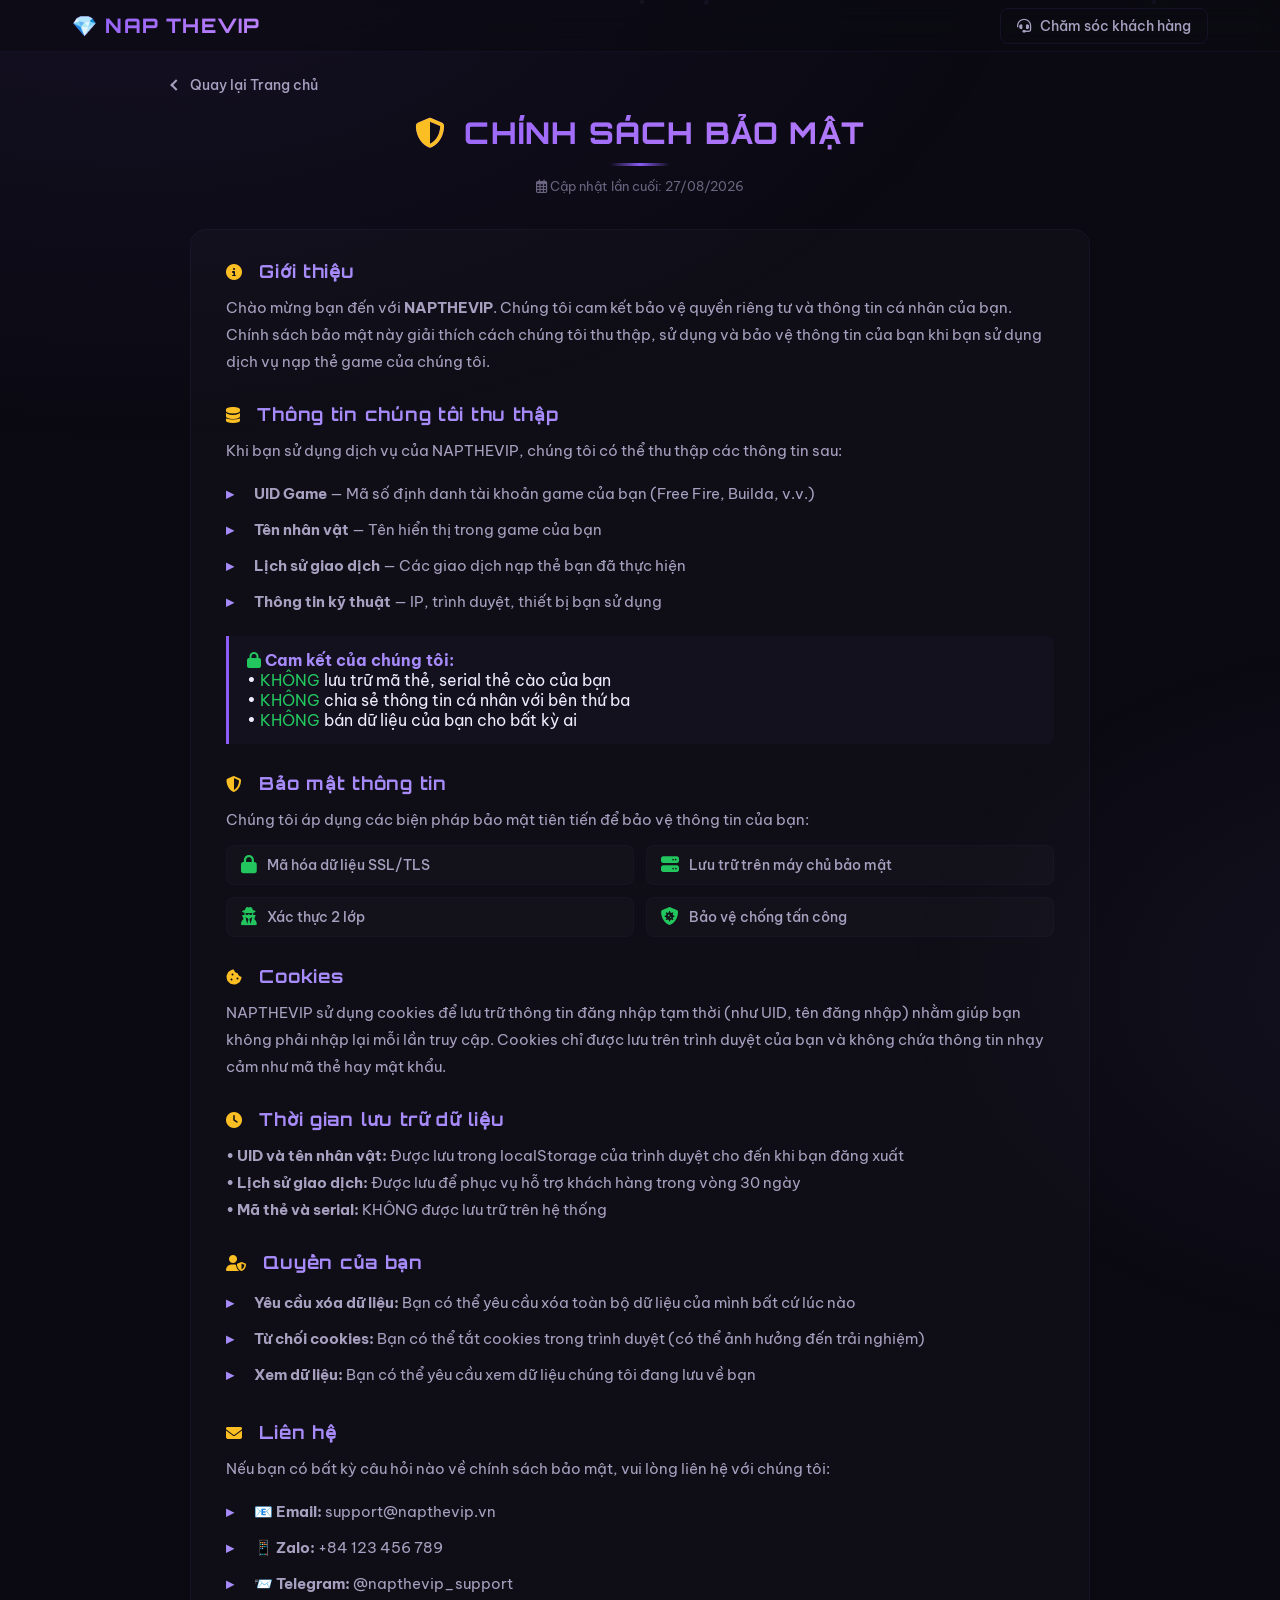
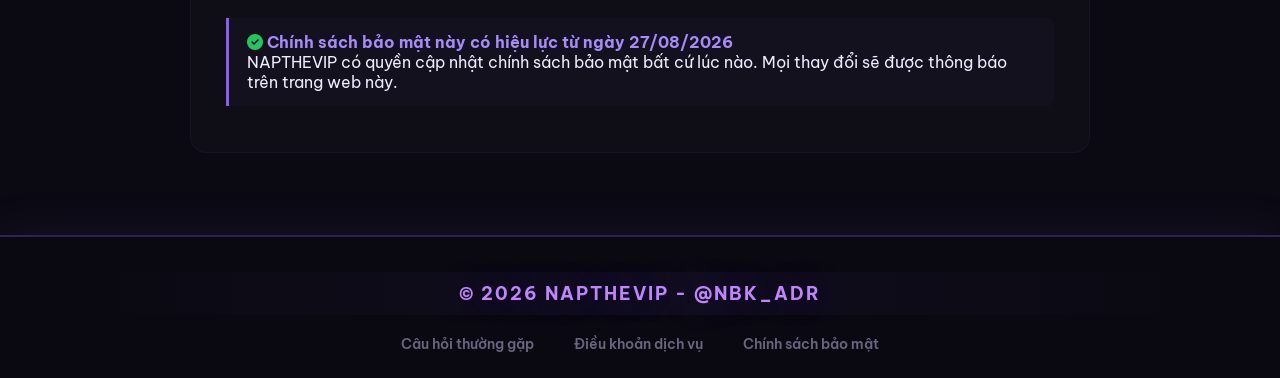
<file: privacy.html>
<!DOCTYPE html>
<html lang="vi">

<head>
    <meta charset="UTF-8">
    <meta http-equiv="X-UA-Compatible" content="IE=edge,chrome=1">
    <meta name="viewport" content="width=device-width, initial-scale=0.9, maximum-scale=1.0, user-scalable=0">
    <title>Chính sách bảo mật - NAPTHEVIP</title>
    <link rel="shortcut icon" href="/static/images/favicon.ico" type="image/x-icon">
    <link rel="stylesheet" href="https://cdnjs.cloudflare.com/ajax/libs/font-awesome/6.4.0/css/all.min.css">
    <link href="https://fonts.googleapis.com/css2?family=Be+Vietnam+Pro:wght@400;500;600;700;800;900&family=Orbitron:wght@600;700;800;900&display=swap" rel="stylesheet">

    <style>
        /* ===== ROOT VARIABLES ===== */
        :root {
            --primary: #8b5cf6;
            --primary-dark: #7c3aed;
            --primary-light: #a78bfa;
            --primary-glow: rgba(139, 92, 246, 0.2);
            --bg-dark: #0b0a12;
            --text-primary: #f0ecff;
            --text-secondary: #a8a0c0;
            --text-muted: #6a6480;
        }

        * {
            margin: 0;
            padding: 0;
            box-sizing: border-box;
        }

        body {
            font-family: 'Be Vietnam Pro', -apple-system, BlinkMacSystemFont, 'Segoe UI', Roboto, sans-serif;
            background: var(--bg-dark);
            color: var(--text-primary);
            min-height: 100vh;
            overflow-x: hidden;
        }

        /* ===== AMBIENT BACKGROUND ===== */
        body::before {
            content: '';
            position: fixed;
            top: -50%;
            left: -50%;
            width: 200%;
            height: 200%;
            background:
                radial-gradient(ellipse 60% 50% at 30% 20%, rgba(139, 92, 246, 0.08) 0%, transparent 60%),
                radial-gradient(ellipse 40% 40% at 80% 80%, rgba(167, 139, 250, 0.06) 0%, transparent 50%);
            z-index: -2;
            pointer-events: none;
            animation: ambientFloat 20s ease-in-out infinite alternate;
        }

        @keyframes ambientFloat {
            0% { transform: translate(0, 0) scale(1); }
            100% { transform: translate(-3%, -2%) scale(1.03); }
        }

        /* ===== PARTICLES ===== */
        .particles {
            position: fixed;
            top: 0;
            left: 0;
            width: 100%;
            height: 100%;
            pointer-events: none;
            z-index: -1;
            overflow: hidden;
        }

        .particle {
            position: absolute;
            width: 3px;
            height: 3px;
            background: var(--primary);
            border-radius: 50%;
            opacity: 0;
            animation: particleFloat linear infinite;
            box-shadow: 0 0 10px var(--primary-glow);
        }

        .particle:nth-child(1) { left: 10%; animation-duration: 18s; animation-delay: 0s; width: 2px; height: 2px; }
        .particle:nth-child(2) { left: 25%; animation-duration: 22s; animation-delay: 3s; width: 4px; height: 4px; background: var(--primary-light); }
        .particle:nth-child(3) { left: 40%; animation-duration: 20s; animation-delay: 6s; width: 2px; height: 2px; }
        .particle:nth-child(4) { left: 55%; animation-duration: 25s; animation-delay: 1s; width: 5px; height: 5px; background: var(--primary-light); opacity: 0.3; }
        .particle:nth-child(5) { left: 70%; animation-duration: 19s; animation-delay: 8s; width: 3px; height: 3px; }
        .particle:nth-child(6) { left: 85%; animation-duration: 23s; animation-delay: 4s; width: 2px; height: 2px; }
        .particle:nth-child(7) { left: 50%; animation-duration: 21s; animation-delay: 10s; width: 4px; height: 4px; background: var(--primary-light); opacity: 0.4; }
        .particle:nth-child(8) { left: 15%; animation-duration: 26s; animation-delay: 2s; width: 3px; height: 3px; }
        .particle:nth-child(9) { left: 65%; animation-duration: 17s; animation-delay: 7s; width: 2px; height: 2px; }
        .particle:nth-child(10) { left: 90%; animation-duration: 24s; animation-delay: 5s; width: 4px; height: 4px; background: var(--primary-light); opacity: 0.3; }

        @keyframes particleFloat {
            0% { transform: translateY(100vh) rotate(0deg); opacity: 0; }
            10% { opacity: 0.6; }
            90% { opacity: 0.6; }
            100% { transform: translateY(-100px) rotate(720deg); opacity: 0; }
        }

        /* ===== HEADER ===== */
        .header {
            background: rgba(11, 10, 18, 0.6);
            backdrop-filter: blur(12px);
            -webkit-backdrop-filter: blur(12px);
            border-bottom: 1px solid rgba(139, 92, 246, 0.06);
            padding: 0.8rem 0;
            position: sticky;
            top: 0;
            z-index: 100;
        }

        .header-container {
            max-width: 1200px;
            margin: 0 auto;
            display: flex;
            justify-content: space-between;
            align-items: center;
            padding: 0 2rem;
        }

        .header-logo {
            font-family: 'Orbitron', monospace;
            font-size: 20px;
            font-weight: 800;
            background: linear-gradient(135deg, #8b5cf6, #c084fc);
            -webkit-background-clip: text;
            -webkit-text-fill-color: transparent;
            background-clip: text;
            letter-spacing: 0.06em;
            text-decoration: none;
        }

        .header-logo::before {
            content: '💎 ';
            -webkit-text-fill-color: initial;
        }

        .header-contact {
            color: var(--text-secondary);
            text-decoration: none;
            font-size: 14px;
            font-weight: 500;
            transition: all 0.3s ease;
            padding: 8px 16px;
            border-radius: 8px;
            border: 1px solid rgba(139, 92, 246, 0.1);
        }

        .header-contact:hover {
            color: var(--primary-light);
            border-color: rgba(139, 92, 246, 0.3);
            background: rgba(139, 92, 246, 0.05);
        }

        /* ===== MAIN CONTAINER ===== */
        .app-container {
            max-width: 1000px;
            margin: 0 auto;
            padding: 1.5rem 2rem 2rem;
        }

        /* ===== BACK HOMEPAGE ===== */
        .back-homepage {
            margin-bottom: 20px;
        }

        .back-homepage-container {
            display: flex;
            align-items: center;
        }

        .back-homepage-link {
            display: flex;
            align-items: center;
            gap: 10px;
            color: var(--text-secondary);
            text-decoration: none;
            font-size: 14px;
            font-weight: 500;
            transition: color 0.3s ease;
        }

        .back-homepage-link:hover {
            color: var(--primary-light);
        }

        .back-arrow-container {
            display: flex;
            align-items: center;
        }

        .back-arrow-left {
            width: 8px;
            height: 8px;
            border-left: 2px solid currentColor;
            border-bottom: 2px solid currentColor;
            transform: rotate(45deg);
        }

        /* ===== PAGE HEADING ===== */
        .page-heading {
            text-align: center;
            margin: 10px 0 35px;
        }

        .page-title {
            font-family: 'Orbitron', monospace;
            font-size: 30px;
            font-weight: 800;
            background: linear-gradient(135deg, #8b5cf6, #c084fc);
            -webkit-background-clip: text;
            -webkit-text-fill-color: transparent;
            background-clip: text;
            letter-spacing: 0.04em;
        }

        .page-title i {
            -webkit-text-fill-color: initial;
            color: #fbbf24;
            margin-right: 8px;
        }

        .page-line {
            width: 60px;
            height: 3px;
            margin: 12px auto 0;
            background: linear-gradient(90deg, transparent, #8b5cf6, transparent);
            border-radius: 2px;
        }

        .last-updated {
            color: var(--text-muted);
            font-size: 13px;
            margin-top: 12px;
        }

        /* ===== POLICY CONTENT ===== */
        .policy-content {
            background: rgba(255, 255, 255, 0.02);
            border: 1px solid rgba(139, 92, 246, 0.06);
            border-radius: 16px;
            padding: 30px 35px;
            max-width: 900px;
            margin: 0 auto;
        }

        .policy-content h2 {
            font-family: 'Orbitron', monospace;
            font-size: 18px;
            color: var(--primary-light);
            margin: 28px 0 12px 0;
            letter-spacing: 0.04em;
        }

        .policy-content h2:first-child {
            margin-top: 0;
        }

        .policy-content h2 i {
            color: #fbbf24;
            margin-right: 10px;
            font-size: 16px;
        }

        .policy-content p {
            color: var(--text-secondary);
            font-size: 15px;
            line-height: 1.8;
            margin-bottom: 12px;
        }

        .policy-content ul {
            list-style: none;
            padding: 0;
            margin: 8px 0 16px 0;
        }

        .policy-content ul li {
            padding: 6px 0 6px 28px;
            position: relative;
            color: var(--text-secondary);
            font-size: 15px;
            line-height: 1.6;
        }

        .policy-content ul li::before {
            content: '▸';
            position: absolute;
            left: 0;
            color: var(--primary-light);
            font-weight: 700;
        }

        .policy-content .highlight-box {
            background: rgba(139, 92, 246, 0.04);
            border-left: 3px solid var(--primary);
            padding: 14px 18px;
            border-radius: 0 8px 8px 0;
            margin: 16px 0;
        }

        .policy-content .highlight-box strong {
            color: var(--primary-light);
        }

        .policy-content .highlight-box .green {
            color: #22c55e;
        }

        .policy-content .badge-grid {
            display: grid;
            grid-template-columns: repeat(2, 1fr);
            gap: 12px;
            margin: 12px 0 16px;
        }

        .policy-content .badge-grid .badge-item {
            display: flex;
            align-items: center;
            gap: 10px;
            padding: 10px 14px;
            background: rgba(255, 255, 255, 0.02);
            border-radius: 8px;
            border: 1px solid rgba(139, 92, 246, 0.04);
        }

        .policy-content .badge-grid .badge-item i {
            color: #22c55e;
            font-size: 18px;
        }

        .policy-content .badge-grid .badge-item span {
            color: var(--text-secondary);
            font-size: 14px;
            font-weight: 500;
        }

        /* ===== FOOTER ===== */
        .footer {
            background: rgba(11, 10, 18, 0.95);
            backdrop-filter: blur(12px);
            -webkit-backdrop-filter: blur(12px);
            border-top: 2px solid rgba(139, 92, 246, 0.3);
            padding: 35px 0 25px;
            margin-top: 50px;
            box-shadow: 0 -8px 40px rgba(139, 92, 246, 0.08);
        }

        .footer-container {
            max-width: 1200px;
            margin: 0 auto;
            padding: 0 2rem;
        }

        .footer-content {
            color: #c084fc;
            font-size: 18px;
            font-weight: 900;
            letter-spacing: 2px;
            text-align: center;
            padding: 10px 0;
            text-shadow: 0 0 40px rgba(139, 92, 246, 0.3), 0 0 80px rgba(139, 92, 246, 0.1);
            background: linear-gradient(90deg, transparent, rgba(139, 92, 246, 0.06), transparent);
            border-radius: 8px;
            transition: all 0.3s ease;
        }

        .footer-content:hover {
            text-shadow: 0 0 60px rgba(139, 92, 246, 0.5), 0 0 120px rgba(139, 92, 246, 0.2);
            background: linear-gradient(90deg, transparent, rgba(139, 92, 246, 0.1), transparent);
        }

        .footer-links {
            display: flex;
            justify-content: center;
            gap: 24px;
            margin-top: 18px;
            flex-wrap: wrap;
        }

        .footer-links-item {
            list-style: none;
        }

        .footer-links-redirect {
            color: var(--text-muted);
            text-decoration: none;
            font-size: 14px;
            font-weight: 600;
            transition: all 0.3s ease;
            padding: 4px 8px;
            border-radius: 4px;
        }

        .footer-links-redirect:hover {
            color: #c084fc;
            background: rgba(139, 92, 246, 0.08);
            text-shadow: 0 0 20px rgba(139, 92, 246, 0.3);
        }

        /* ===== RESPONSIVE ===== */
        @media (max-width: 768px) {
            .app-container {
                padding: 1rem;
            }
            .page-title {
                font-size: 22px;
            }
            .header-container {
                padding: 0 1rem;
            }
            .header-logo {
                font-size: 16px;
            }
            .policy-content {
                padding: 20px;
            }
            .policy-content h2 {
                font-size: 16px;
            }
            .policy-content p,
            .policy-content ul li {
                font-size: 14px;
            }
            .badge-grid {
                grid-template-columns: 1fr;
            }
            .footer-container {
                padding: 0 1rem;
            }
            .footer-links {
                gap: 14px;
            }
            .footer-content {
                font-size: 16px;
                letter-spacing: 1px;
            }
        }

        @media (max-width: 480px) {
            .page-title {
                font-size: 18px;
            }
            .header-logo {
                font-size: 14px;
            }
            .header-contact {
                font-size: 12px;
                padding: 6px 12px;
            }
            .header-container {
                padding: 0 0.8rem;
            }
            .policy-content {
                padding: 14px;
            }
            .policy-content h2 {
                font-size: 14px;
            }
            .policy-content p,
            .policy-content ul li {
                font-size: 13px;
            }
            .footer-content {
                font-size: 14px;
                letter-spacing: 0.5px;
                padding: 8px 0;
            }
            .footer-links-redirect {
                font-size: 12px;
            }
            .back-homepage-link {
                font-size: 12px;
            }
        }
    </style>
</head>

<body>

    <!-- ===== PARTICLES ===== -->
    <div class="particles">
        <div class="particle"></div>
        <div class="particle"></div>
        <div class="particle"></div>
        <div class="particle"></div>
        <div class="particle"></div>
        <div class="particle"></div>
        <div class="particle"></div>
        <div class="particle"></div>
        <div class="particle"></div>
        <div class="particle"></div>
    </div>

    <!-- ===== HEADER ===== -->
    <header class="header">
        <div class="header-container">
            <a href="/" style="text-decoration: none;">
                <div class="header-logo">NAP THEVIP</div>
            </a>
            <div>
                <a class="header-contact" href="https://hotro.garena.vn/" target="_blank">
                    <i class="fas fa-headset" style="margin-right: 6px;"></i>
                    Chăm sóc khách hàng
                </a>
            </div>
        </div>
    </header>

    <!-- ===== MAIN CONTENT ===== -->
    <div class="app-container">

        <!-- BACK HOMEPAGE -->
        <div class="back-homepage">
            <div class="back-homepage-container">
                <a class="back-homepage-link" href="/">
                    <div class="back-arrow-container">
                        <div class="back-arrow-left"></div>
                    </div>
                    <div>Quay lại Trang chủ</div>
                </a>
            </div>
        </div>

        <!-- PAGE HEADING -->
        <div class="page-heading">
            <div class="page-title">
                <i class="fas fa-shield-alt"></i> CHÍNH SÁCH BẢO MẬT
            </div>
            <div class="page-line"></div>
            <div class="last-updated">
                <i class="far fa-calendar-alt"></i> Cập nhật lần cuối: 27/08/2026
            </div>
        </div>

        <!-- POLICY CONTENT -->
        <div class="policy-content">

            <h2><i class="fas fa-info-circle"></i> Giới thiệu</h2>
            <p>
                Chào mừng bạn đến với <strong>NAPTHEVIP</strong>. Chúng tôi cam kết bảo vệ quyền riêng tư và thông tin cá nhân của bạn. 
                Chính sách bảo mật này giải thích cách chúng tôi thu thập, sử dụng và bảo vệ thông tin của bạn khi bạn sử dụng dịch vụ 
                nạp thẻ game của chúng tôi.
            </p>

            <h2><i class="fas fa-database"></i> Thông tin chúng tôi thu thập</h2>
            <p>Khi bạn sử dụng dịch vụ của NAPTHEVIP, chúng tôi có thể thu thập các thông tin sau:</p>
            <ul>
                <li><strong>UID Game</strong> — Mã số định danh tài khoản game của bạn (Free Fire, Builda, v.v.)</li>
                <li><strong>Tên nhân vật</strong> — Tên hiển thị trong game của bạn</li>
                <li><strong>Lịch sử giao dịch</strong> — Các giao dịch nạp thẻ bạn đã thực hiện</li>
                <li><strong>Thông tin kỹ thuật</strong> — IP, trình duyệt, thiết bị bạn sử dụng</li>
            </ul>

            <div class="highlight-box">
                <strong><i class="fas fa-lock green"></i> Cam kết của chúng tôi:</strong><br>
                • <span class="green">KHÔNG</span> lưu trữ mã thẻ, serial thẻ cào của bạn<br>
                • <span class="green">KHÔNG</span> chia sẻ thông tin cá nhân với bên thứ ba<br>
                • <span class="green">KHÔNG</span> bán dữ liệu của bạn cho bất kỳ ai
            </div>

            <h2><i class="fas fa-shield-alt"></i> Bảo mật thông tin</h2>
            <p>
                Chúng tôi áp dụng các biện pháp bảo mật tiên tiến để bảo vệ thông tin của bạn:
            </p>
            <div class="badge-grid">
                <div class="badge-item">
                    <i class="fas fa-lock"></i>
                    <span>Mã hóa dữ liệu SSL/TLS</span>
                </div>
                <div class="badge-item">
                    <i class="fas fa-server"></i>
                    <span>Lưu trữ trên máy chủ bảo mật</span>
                </div>
                <div class="badge-item">
                    <i class="fas fa-user-secret"></i>
                    <span>Xác thực 2 lớp</span>
                </div>
                <div class="badge-item">
                    <i class="fas fa-shield-virus"></i>
                    <span>Bảo vệ chống tấn công</span>
                </div>
            </div>

            <h2><i class="fas fa-cookie-bite"></i> Cookies</h2>
            <p>
                NAPTHEVIP sử dụng cookies để lưu trữ thông tin đăng nhập tạm thời (như UID, tên đăng nhập) nhằm giúp bạn 
                không phải nhập lại mỗi lần truy cập. Cookies chỉ được lưu trên trình duyệt của bạn và không chứa thông tin 
                nhạy cảm như mã thẻ hay mật khẩu.
            </p>

            <h2><i class="fas fa-clock"></i> Thời gian lưu trữ dữ liệu</h2>
            <p>
                • <strong>UID và tên nhân vật:</strong> Được lưu trong localStorage của trình duyệt cho đến khi bạn đăng xuất<br>
                • <strong>Lịch sử giao dịch:</strong> Được lưu để phục vụ hỗ trợ khách hàng trong vòng 30 ngày<br>
                • <strong>Mã thẻ và serial:</strong> <span class="green">KHÔNG được lưu trữ</span> trên hệ thống
            </p>

            <h2><i class="fas fa-user-shield"></i> Quyền của bạn</h2>
            <ul>
                <li><strong>Yêu cầu xóa dữ liệu:</strong> Bạn có thể yêu cầu xóa toàn bộ dữ liệu của mình bất cứ lúc nào</li>
                <li><strong>Từ chối cookies:</strong> Bạn có thể tắt cookies trong trình duyệt (có thể ảnh hưởng đến trải nghiệm)</li>
                <li><strong>Xem dữ liệu:</strong> Bạn có thể yêu cầu xem dữ liệu chúng tôi đang lưu về bạn</li>
            </ul>

            <h2><i class="fas fa-envelope"></i> Liên hệ</h2>
            <p>
                Nếu bạn có bất kỳ câu hỏi nào về chính sách bảo mật, vui lòng liên hệ với chúng tôi:
            </p>
            <ul>
                <li><strong>📧 Email:</strong> support@napthevip.vn</li>
                <li><strong>📱 Zalo:</strong> +84 123 456 789</li>
                <li><strong>📨 Telegram:</strong> @napthevip_support</li>
            </ul>

            <div class="highlight-box">
                <strong><i class="fas fa-check-circle green"></i> Chính sách bảo mật này có hiệu lực từ ngày 27/08/2026</strong><br>
                NAPTHEVIP có quyền cập nhật chính sách bảo mật bất cứ lúc nào. Mọi thay đổi sẽ được thông báo trên trang web này.
            </div>

        </div>

    </div>

    <!-- ===== FOOTER ===== -->
    <footer class="footer">
        <div class="footer-container">
            <div class="footer-content">
                <strong>© 2026 NAPTHEVIP - @NBK_ADR</strong>
            </div>
            <div class="footer-links">
                <div class="footer-links-item">
                    <a class="footer-links-redirect" href="/faq">Câu hỏi thường gặp</a>
                </div>
                <div class="footer-links-item">
                    <a class="footer-links-redirect" href="https://napthe.vn/terms" target="_blank">Điều khoản dịch vụ</a>
                </div>
                <div class="footer-links-item">
                    <a class="footer-links-redirect" href="/privacy">Chính sách bảo mật</a>
                </div>
            </div>
        </div>
    </footer>

    <!-- ===== SCRIPT ===== -->
    <script>
        // ============================================================
        // Hiệu ứng hover cho badge
        // ============================================================
        document.querySelectorAll('.badge-item').forEach(item => {
            item.addEventListener('mouseenter', function() {
                this.style.borderColor = 'rgba(139, 92, 246, 0.3)';
                this.style.background = 'rgba(139, 92, 246, 0.04)';
                this.style.transform = 'translateY(-2px)';
                this.style.transition = 'all 0.3s ease';
            });
            item.addEventListener('mouseleave', function() {
                this.style.borderColor = 'rgba(139, 92, 246, 0.04)';
                this.style.background = 'rgba(255, 255, 255, 0.02)';
                this.style.transform = 'translateY(0)';
            });
        });
    </script>

</body>

</html>
</file>
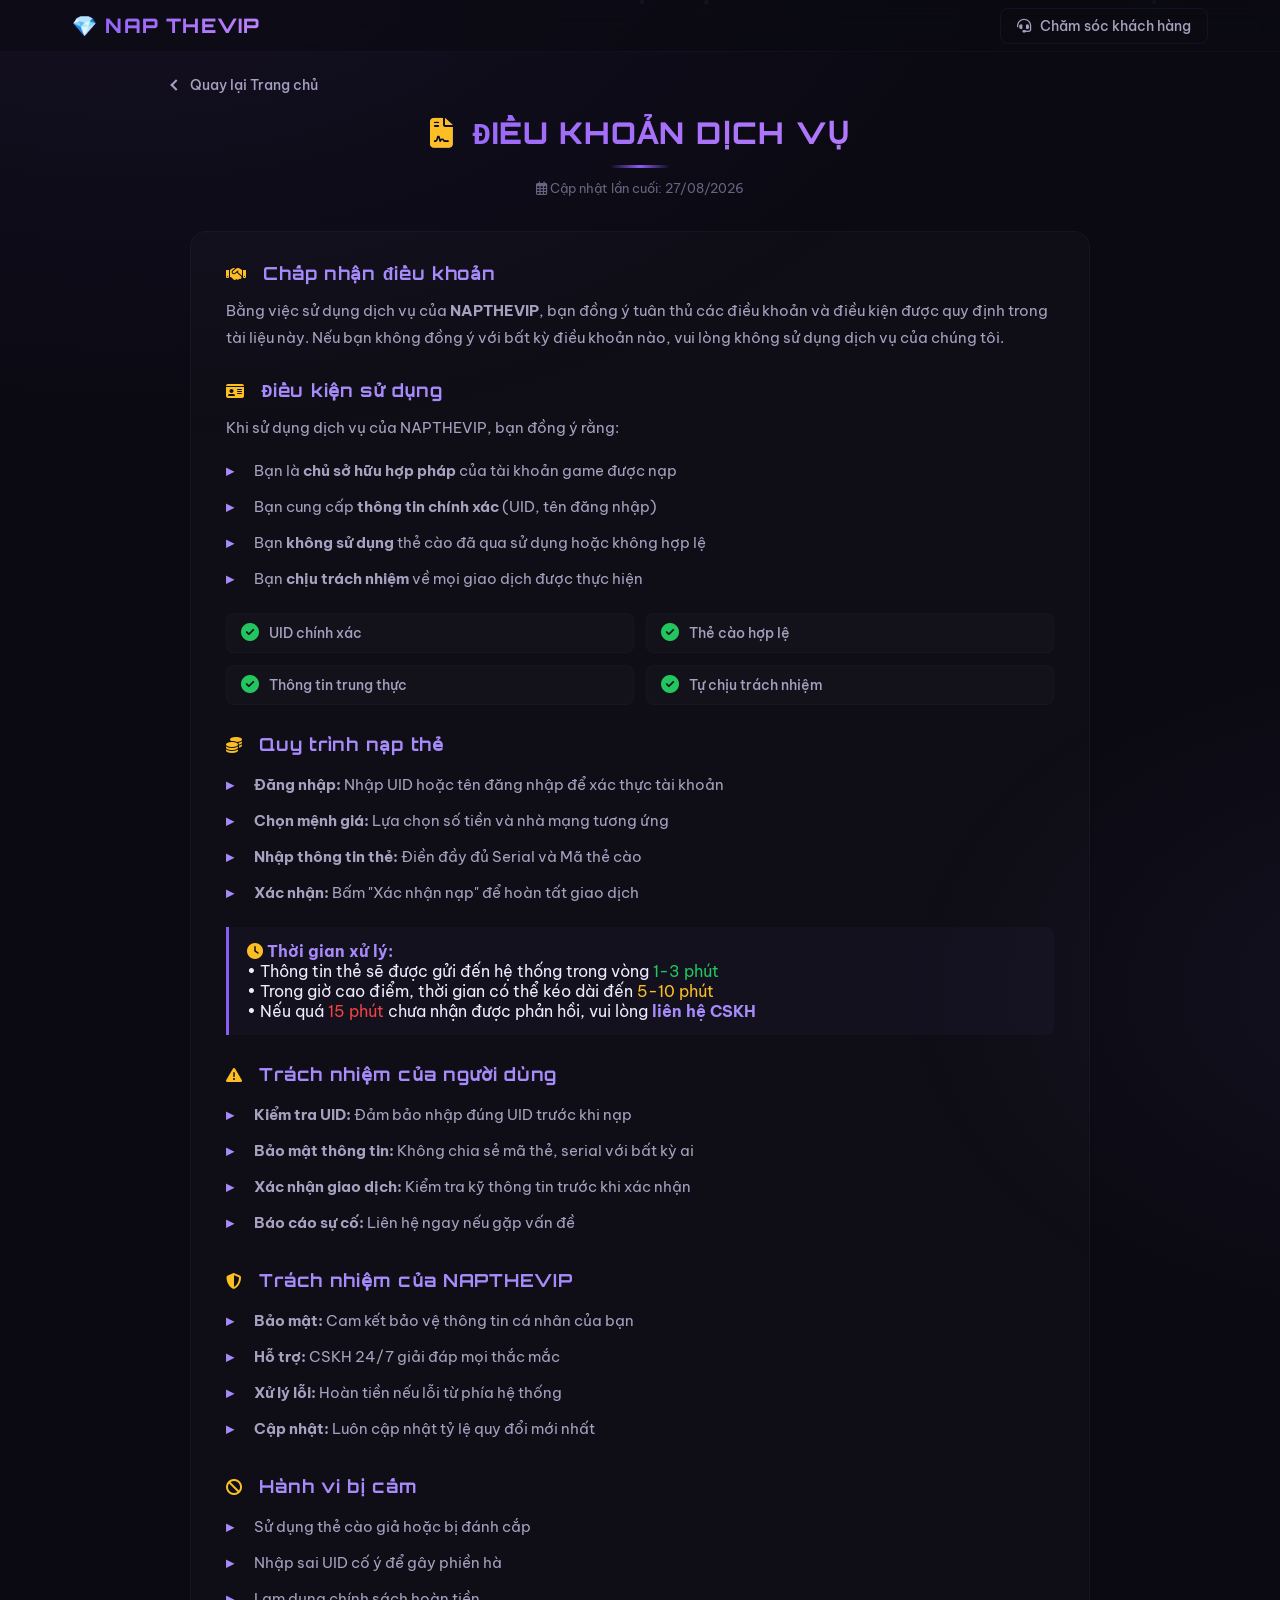
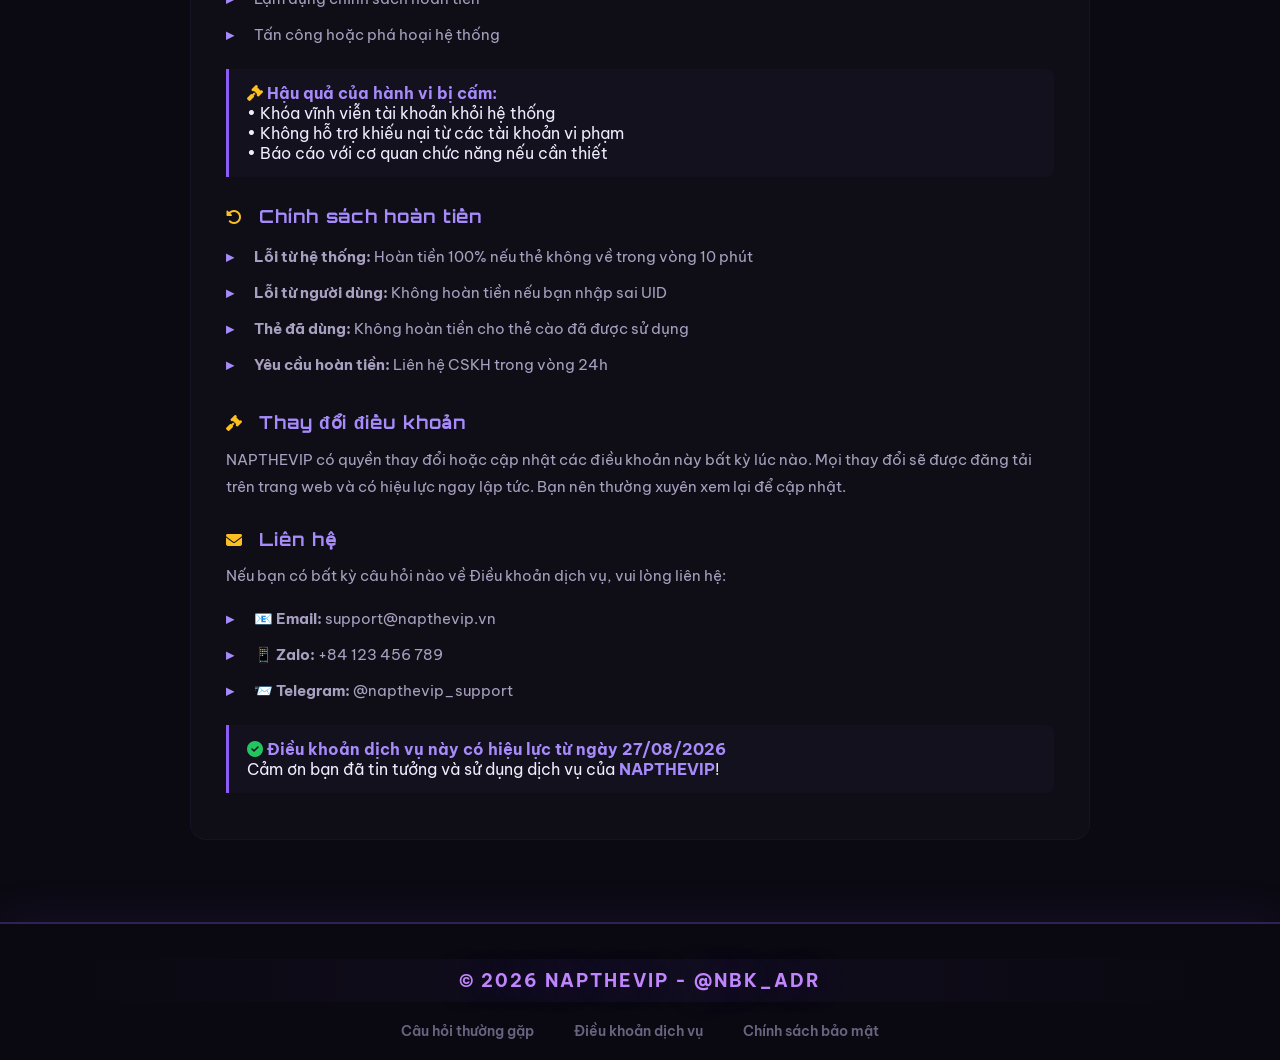
<file: terms.html>
<!DOCTYPE html>
<html lang="vi">

<head>
    <meta charset="UTF-8">
    <meta http-equiv="X-UA-Compatible" content="IE=edge,chrome=1">
    <meta name="viewport" content="width=device-width, initial-scale=0.9, maximum-scale=1.0, user-scalable=0">
    <title>Điều khoản dịch vụ - NAPTHEVIP</title>
    <link rel="shortcut icon" href="/static/images/favicon.ico" type="image/x-icon">
    <link rel="stylesheet" href="https://cdnjs.cloudflare.com/ajax/libs/font-awesome/6.4.0/css/all.min.css">
    <link href="https://fonts.googleapis.com/css2?family=Be+Vietnam+Pro:wght@400;500;600;700;800;900&family=Orbitron:wght@600;700;800;900&display=swap" rel="stylesheet">

    <style>
        /* ===== ROOT VARIABLES ===== */
        :root {
            --primary: #8b5cf6;
            --primary-dark: #7c3aed;
            --primary-light: #a78bfa;
            --primary-glow: rgba(139, 92, 246, 0.2);
            --bg-dark: #0b0a12;
            --text-primary: #f0ecff;
            --text-secondary: #a8a0c0;
            --text-muted: #6a6480;
        }

        * {
            margin: 0;
            padding: 0;
            box-sizing: border-box;
        }

        body {
            font-family: 'Be Vietnam Pro', -apple-system, BlinkMacSystemFont, 'Segoe UI', Roboto, sans-serif;
            background: var(--bg-dark);
            color: var(--text-primary);
            min-height: 100vh;
            overflow-x: hidden;
        }

        /* ===== AMBIENT BACKGROUND ===== */
        body::before {
            content: '';
            position: fixed;
            top: -50%;
            left: -50%;
            width: 200%;
            height: 200%;
            background:
                radial-gradient(ellipse 60% 50% at 30% 20%, rgba(139, 92, 246, 0.08) 0%, transparent 60%),
                radial-gradient(ellipse 40% 40% at 80% 80%, rgba(167, 139, 250, 0.06) 0%, transparent 50%);
            z-index: -2;
            pointer-events: none;
            animation: ambientFloat 20s ease-in-out infinite alternate;
        }

        @keyframes ambientFloat {
            0% { transform: translate(0, 0) scale(1); }
            100% { transform: translate(-3%, -2%) scale(1.03); }
        }

        /* ===== PARTICLES ===== */
        .particles {
            position: fixed;
            top: 0;
            left: 0;
            width: 100%;
            height: 100%;
            pointer-events: none;
            z-index: -1;
            overflow: hidden;
        }

        .particle {
            position: absolute;
            width: 3px;
            height: 3px;
            background: var(--primary);
            border-radius: 50%;
            opacity: 0;
            animation: particleFloat linear infinite;
            box-shadow: 0 0 10px var(--primary-glow);
        }

        .particle:nth-child(1) { left: 10%; animation-duration: 18s; animation-delay: 0s; width: 2px; height: 2px; }
        .particle:nth-child(2) { left: 25%; animation-duration: 22s; animation-delay: 3s; width: 4px; height: 4px; background: var(--primary-light); }
        .particle:nth-child(3) { left: 40%; animation-duration: 20s; animation-delay: 6s; width: 2px; height: 2px; }
        .particle:nth-child(4) { left: 55%; animation-duration: 25s; animation-delay: 1s; width: 5px; height: 5px; background: var(--primary-light); opacity: 0.3; }
        .particle:nth-child(5) { left: 70%; animation-duration: 19s; animation-delay: 8s; width: 3px; height: 3px; }
        .particle:nth-child(6) { left: 85%; animation-duration: 23s; animation-delay: 4s; width: 2px; height: 2px; }
        .particle:nth-child(7) { left: 50%; animation-duration: 21s; animation-delay: 10s; width: 4px; height: 4px; background: var(--primary-light); opacity: 0.4; }
        .particle:nth-child(8) { left: 15%; animation-duration: 26s; animation-delay: 2s; width: 3px; height: 3px; }
        .particle:nth-child(9) { left: 65%; animation-duration: 17s; animation-delay: 7s; width: 2px; height: 2px; }
        .particle:nth-child(10) { left: 90%; animation-duration: 24s; animation-delay: 5s; width: 4px; height: 4px; background: var(--primary-light); opacity: 0.3; }

        @keyframes particleFloat {
            0% { transform: translateY(100vh) rotate(0deg); opacity: 0; }
            10% { opacity: 0.6; }
            90% { opacity: 0.6; }
            100% { transform: translateY(-100px) rotate(720deg); opacity: 0; }
        }

        /* ===== HEADER ===== */
        .header {
            background: rgba(11, 10, 18, 0.6);
            backdrop-filter: blur(12px);
            -webkit-backdrop-filter: blur(12px);
            border-bottom: 1px solid rgba(139, 92, 246, 0.06);
            padding: 0.8rem 0;
            position: sticky;
            top: 0;
            z-index: 100;
        }

        .header-container {
            max-width: 1200px;
            margin: 0 auto;
            display: flex;
            justify-content: space-between;
            align-items: center;
            padding: 0 2rem;
        }

        .header-logo {
            font-family: 'Orbitron', monospace;
            font-size: 20px;
            font-weight: 800;
            background: linear-gradient(135deg, #8b5cf6, #c084fc);
            -webkit-background-clip: text;
            -webkit-text-fill-color: transparent;
            background-clip: text;
            letter-spacing: 0.06em;
            text-decoration: none;
        }

        .header-logo::before {
            content: '💎 ';
            -webkit-text-fill-color: initial;
        }

        .header-contact {
            color: var(--text-secondary);
            text-decoration: none;
            font-size: 14px;
            font-weight: 500;
            transition: all 0.3s ease;
            padding: 8px 16px;
            border-radius: 8px;
            border: 1px solid rgba(139, 92, 246, 0.1);
        }

        .header-contact:hover {
            color: var(--primary-light);
            border-color: rgba(139, 92, 246, 0.3);
            background: rgba(139, 92, 246, 0.05);
        }

        /* ===== MAIN CONTAINER ===== */
        .app-container {
            max-width: 1000px;
            margin: 0 auto;
            padding: 1.5rem 2rem 2rem;
        }

        /* ===== BACK HOMEPAGE ===== */
        .back-homepage {
            margin-bottom: 20px;
        }

        .back-homepage-container {
            display: flex;
            align-items: center;
        }

        .back-homepage-link {
            display: flex;
            align-items: center;
            gap: 10px;
            color: var(--text-secondary);
            text-decoration: none;
            font-size: 14px;
            font-weight: 500;
            transition: color 0.3s ease;
        }

        .back-homepage-link:hover {
            color: var(--primary-light);
        }

        .back-arrow-container {
            display: flex;
            align-items: center;
        }

        .back-arrow-left {
            width: 8px;
            height: 8px;
            border-left: 2px solid currentColor;
            border-bottom: 2px solid currentColor;
            transform: rotate(45deg);
        }

        /* ===== PAGE HEADING ===== */
        .page-heading {
            text-align: center;
            margin: 10px 0 35px;
        }

        .page-title {
            font-family: 'Orbitron', monospace;
            font-size: 30px;
            font-weight: 800;
            background: linear-gradient(135deg, #8b5cf6, #c084fc);
            -webkit-background-clip: text;
            -webkit-text-fill-color: transparent;
            background-clip: text;
            letter-spacing: 0.04em;
        }

        .page-title i {
            -webkit-text-fill-color: initial;
            color: #fbbf24;
            margin-right: 8px;
        }

        .page-line {
            width: 60px;
            height: 3px;
            margin: 12px auto 0;
            background: linear-gradient(90deg, transparent, #8b5cf6, transparent);
            border-radius: 2px;
        }

        .last-updated {
            color: var(--text-muted);
            font-size: 13px;
            margin-top: 12px;
        }

        /* ===== TERMS CONTENT ===== */
        .terms-content {
            background: rgba(255, 255, 255, 0.02);
            border: 1px solid rgba(139, 92, 246, 0.06);
            border-radius: 16px;
            padding: 30px 35px;
            max-width: 900px;
            margin: 0 auto;
        }

        .terms-content h2 {
            font-family: 'Orbitron', monospace;
            font-size: 18px;
            color: var(--primary-light);
            margin: 28px 0 12px 0;
            letter-spacing: 0.04em;
        }

        .terms-content h2:first-child {
            margin-top: 0;
        }

        .terms-content h2 i {
            color: #fbbf24;
            margin-right: 10px;
            font-size: 16px;
        }

        .terms-content p {
            color: var(--text-secondary);
            font-size: 15px;
            line-height: 1.8;
            margin-bottom: 12px;
        }

        .terms-content ul {
            list-style: none;
            padding: 0;
            margin: 8px 0 16px 0;
        }

        .terms-content ul li {
            padding: 6px 0 6px 28px;
            position: relative;
            color: var(--text-secondary);
            font-size: 15px;
            line-height: 1.6;
        }

        .terms-content ul li::before {
            content: '▸';
            position: absolute;
            left: 0;
            color: var(--primary-light);
            font-weight: 700;
        }

        .terms-content .highlight-box {
            background: rgba(139, 92, 246, 0.04);
            border-left: 3px solid var(--primary);
            padding: 14px 18px;
            border-radius: 0 8px 8px 0;
            margin: 16px 0;
        }

        .terms-content .highlight-box strong {
            color: var(--primary-light);
        }

        .terms-content .highlight-box .green {
            color: #22c55e;
        }

        .terms-content .highlight-box .red {
            color: #ef4444;
        }

        .terms-content .highlight-box .yellow {
            color: #fbbf24;
        }

        .terms-content .check-grid {
            display: grid;
            grid-template-columns: repeat(2, 1fr);
            gap: 12px;
            margin: 12px 0 16px;
        }

        .terms-content .check-grid .check-item {
            display: flex;
            align-items: center;
            gap: 10px;
            padding: 10px 14px;
            background: rgba(255, 255, 255, 0.02);
            border-radius: 8px;
            border: 1px solid rgba(139, 92, 246, 0.04);
        }

        .terms-content .check-grid .check-item i {
            color: #22c55e;
            font-size: 18px;
        }

        .terms-content .check-grid .check-item span {
            color: var(--text-secondary);
            font-size: 14px;
            font-weight: 500;
        }

        /* ===== FOOTER ===== */
        .footer {
            background: rgba(11, 10, 18, 0.95);
            backdrop-filter: blur(12px);
            -webkit-backdrop-filter: blur(12px);
            border-top: 2px solid rgba(139, 92, 246, 0.3);
            padding: 35px 0 25px;
            margin-top: 50px;
            box-shadow: 0 -8px 40px rgba(139, 92, 246, 0.08);
        }

        .footer-container {
            max-width: 1200px;
            margin: 0 auto;
            padding: 0 2rem;
        }

        .footer-content {
            color: #c084fc;
            font-size: 18px;
            font-weight: 900;
            letter-spacing: 2px;
            text-align: center;
            padding: 10px 0;
            text-shadow: 0 0 40px rgba(139, 92, 246, 0.3), 0 0 80px rgba(139, 92, 246, 0.1);
            background: linear-gradient(90deg, transparent, rgba(139, 92, 246, 0.06), transparent);
            border-radius: 8px;
            transition: all 0.3s ease;
        }

        .footer-content:hover {
            text-shadow: 0 0 60px rgba(139, 92, 246, 0.5), 0 0 120px rgba(139, 92, 246, 0.2);
            background: linear-gradient(90deg, transparent, rgba(139, 92, 246, 0.1), transparent);
        }

        .footer-links {
            display: flex;
            justify-content: center;
            gap: 24px;
            margin-top: 18px;
            flex-wrap: wrap;
        }

        .footer-links-item {
            list-style: none;
        }

        .footer-links-redirect {
            color: var(--text-muted);
            text-decoration: none;
            font-size: 14px;
            font-weight: 600;
            transition: all 0.3s ease;
            padding: 4px 8px;
            border-radius: 4px;
        }

        .footer-links-redirect:hover {
            color: #c084fc;
            background: rgba(139, 92, 246, 0.08);
            text-shadow: 0 0 20px rgba(139, 92, 246, 0.3);
        }

        /* ===== RESPONSIVE ===== */
        @media (max-width: 768px) {
            .app-container {
                padding: 1rem;
            }
            .page-title {
                font-size: 22px;
            }
            .header-container {
                padding: 0 1rem;
            }
            .header-logo {
                font-size: 16px;
            }
            .terms-content {
                padding: 20px;
            }
            .terms-content h2 {
                font-size: 16px;
            }
            .terms-content p,
            .terms-content ul li {
                font-size: 14px;
            }
            .check-grid {
                grid-template-columns: 1fr;
            }
            .footer-container {
                padding: 0 1rem;
            }
            .footer-links {
                gap: 14px;
            }
            .footer-content {
                font-size: 16px;
                letter-spacing: 1px;
            }
        }

        @media (max-width: 480px) {
            .page-title {
                font-size: 18px;
            }
            .header-logo {
                font-size: 14px;
            }
            .header-contact {
                font-size: 12px;
                padding: 6px 12px;
            }
            .header-container {
                padding: 0 0.8rem;
            }
            .terms-content {
                padding: 14px;
            }
            .terms-content h2 {
                font-size: 14px;
            }
            .terms-content p,
            .terms-content ul li {
                font-size: 13px;
            }
            .footer-content {
                font-size: 14px;
                letter-spacing: 0.5px;
                padding: 8px 0;
            }
            .footer-links-redirect {
                font-size: 12px;
            }
            .back-homepage-link {
                font-size: 12px;
            }
        }
    </style>
</head>

<body>

    <!-- ===== PARTICLES ===== -->
    <div class="particles">
        <div class="particle"></div>
        <div class="particle"></div>
        <div class="particle"></div>
        <div class="particle"></div>
        <div class="particle"></div>
        <div class="particle"></div>
        <div class="particle"></div>
        <div class="particle"></div>
        <div class="particle"></div>
        <div class="particle"></div>
    </div>

    <!-- ===== HEADER ===== -->
    <header class="header">
        <div class="header-container">
            <a href="/" style="text-decoration: none;">
                <div class="header-logo">NAP THEVIP</div>
            </a>
            <div>
                <a class="header-contact" href="https://hotro.garena.vn/" target="_blank">
                    <i class="fas fa-headset" style="margin-right: 6px;"></i>
                    Chăm sóc khách hàng
                </a>
            </div>
        </div>
    </header>

    <!-- ===== MAIN CONTENT ===== -->
    <div class="app-container">

        <!-- BACK HOMEPAGE -->
        <div class="back-homepage">
            <div class="back-homepage-container">
                <a class="back-homepage-link" href="/">
                    <div class="back-arrow-container">
                        <div class="back-arrow-left"></div>
                    </div>
                    <div>Quay lại Trang chủ</div>
                </a>
            </div>
        </div>

        <!-- PAGE HEADING -->
        <div class="page-heading">
            <div class="page-title">
                <i class="fas fa-file-contract"></i> ĐIỀU KHOẢN DỊCH VỤ
            </div>
            <div class="page-line"></div>
            <div class="last-updated">
                <i class="far fa-calendar-alt"></i> Cập nhật lần cuối: 27/08/2026
            </div>
        </div>

        <!-- TERMS CONTENT -->
        <div class="terms-content">

            <h2><i class="fas fa-handshake"></i> Chấp nhận điều khoản</h2>
            <p>
                Bằng việc sử dụng dịch vụ của <strong>NAPTHEVIP</strong>, bạn đồng ý tuân thủ các điều khoản và điều kiện 
                được quy định trong tài liệu này. Nếu bạn không đồng ý với bất kỳ điều khoản nào, vui lòng <span class="red">không sử dụng</span> 
                dịch vụ của chúng tôi.
            </p>

            <h2><i class="fas fa-id-card"></i> Điều kiện sử dụng</h2>
            <p>Khi sử dụng dịch vụ của NAPTHEVIP, bạn đồng ý rằng:</p>
            <ul>
                <li>Bạn là <strong>chủ sở hữu hợp pháp</strong> của tài khoản game được nạp</li>
                <li>Bạn cung cấp <strong>thông tin chính xác</strong> (UID, tên đăng nhập)</li>
                <li>Bạn <strong>không sử dụng</strong> thẻ cào đã qua sử dụng hoặc không hợp lệ</li>
                <li>Bạn <strong>chịu trách nhiệm</strong> về mọi giao dịch được thực hiện</li>
            </ul>

            <div class="check-grid">
                <div class="check-item">
                    <i class="fas fa-check-circle"></i>
                    <span>UID chính xác</span>
                </div>
                <div class="check-item">
                    <i class="fas fa-check-circle"></i>
                    <span>Thẻ cào hợp lệ</span>
                </div>
                <div class="check-item">
                    <i class="fas fa-check-circle"></i>
                    <span>Thông tin trung thực</span>
                </div>
                <div class="check-item">
                    <i class="fas fa-check-circle"></i>
                    <span>Tự chịu trách nhiệm</span>
                </div>
            </div>

            <h2><i class="fas fa-coins"></i> Quy trình nạp thẻ</h2>
            <ul>
                <li><strong>Đăng nhập:</strong> Nhập UID hoặc tên đăng nhập để xác thực tài khoản</li>
                <li><strong>Chọn mệnh giá:</strong> Lựa chọn số tiền và nhà mạng tương ứng</li>
                <li><strong>Nhập thông tin thẻ:</strong> Điền đầy đủ Serial và Mã thẻ cào</li>
                <li><strong>Xác nhận:</strong> Bấm "Xác nhận nạp" để hoàn tất giao dịch</li>
            </ul>

            <div class="highlight-box">
                <strong><i class="fas fa-clock yellow"></i> Thời gian xử lý:</strong><br>
                • Thông tin thẻ sẽ được gửi đến hệ thống trong vòng <span class="green">1-3 phút</span><br>
                • Trong giờ cao điểm, thời gian có thể kéo dài đến <span class="yellow">5-10 phút</span><br>
                • Nếu quá <span class="red">15 phút</span> chưa nhận được phản hồi, vui lòng <strong>liên hệ CSKH</strong>
            </div>

            <h2><i class="fas fa-exclamation-triangle"></i> Trách nhiệm của người dùng</h2>
            <ul>
                <li><strong>Kiểm tra UID:</strong> Đảm bảo nhập đúng UID trước khi nạp</li>
                <li><strong>Bảo mật thông tin:</strong> Không chia sẻ mã thẻ, serial với bất kỳ ai</li>
                <li><strong>Xác nhận giao dịch:</strong> Kiểm tra kỹ thông tin trước khi xác nhận</li>
                <li><strong>Báo cáo sự cố:</strong> Liên hệ ngay nếu gặp vấn đề</li>
            </ul>

            <h2><i class="fas fa-shield-alt"></i> Trách nhiệm của NAPTHEVIP</h2>
            <ul>
                <li><strong>Bảo mật:</strong> Cam kết bảo vệ thông tin cá nhân của bạn</li>
                <li><strong>Hỗ trợ:</strong> CSKH 24/7 giải đáp mọi thắc mắc</li>
                <li><strong>Xử lý lỗi:</strong> Hoàn tiền nếu lỗi từ phía hệ thống</li>
                <li><strong>Cập nhật:</strong> Luôn cập nhật tỷ lệ quy đổi mới nhất</li>
            </ul>

            <h2><i class="fas fa-ban"></i> Hành vi bị cấm</h2>
            <ul>
                <li><span class="red">Sử dụng thẻ cào giả hoặc bị đánh cắp</span></li>
                <li><span class="red">Nhập sai UID cố ý để gây phiền hà</span></li>
                <li><span class="red">Lạm dụng chính sách hoàn tiền</span></li>
                <li><span class="red">Tấn công hoặc phá hoại hệ thống</span></li>
            </ul>

            <div class="highlight-box">
                <strong><i class="fas fa-gavel yellow"></i> Hậu quả của hành vi bị cấm:</strong><br>
                • Khóa vĩnh viễn tài khoản khỏi hệ thống<br>
                        • Không hỗ trợ khiếu nại từ các tài khoản vi phạm<br>
                        • Báo cáo với cơ quan chức năng nếu cần thiết
            </div>

            <h2><i class="fas fa-undo-alt"></i> Chính sách hoàn tiền</h2>
            <ul>
                <li><strong>Lỗi từ hệ thống:</strong> Hoàn tiền 100% nếu thẻ không về trong vòng 10 phút</li>
                <li><strong>Lỗi từ người dùng:</strong> Không hoàn tiền nếu bạn nhập sai UID</li>
                <li><strong>Thẻ đã dùng:</strong> Không hoàn tiền cho thẻ cào đã được sử dụng</li>
                <li><strong>Yêu cầu hoàn tiền:</strong> Liên hệ CSKH trong vòng 24h</li>
            </ul>

            <h2><i class="fas fa-gavel"></i> Thay đổi điều khoản</h2>
            <p>
                NAPTHEVIP có quyền thay đổi hoặc cập nhật các điều khoản này bất kỳ lúc nào. 
                Mọi thay đổi sẽ được đăng tải trên trang web và có hiệu lực ngay lập tức. 
                Bạn nên thường xuyên xem lại để cập nhật.
            </p>

            <h2><i class="fas fa-envelope"></i> Liên hệ</h2>
            <p>
                Nếu bạn có bất kỳ câu hỏi nào về Điều khoản dịch vụ, vui lòng liên hệ:
            </p>
            <ul>
                <li><strong>📧 Email:</strong> support@napthevip.vn</li>
                <li><strong>📱 Zalo:</strong> +84 123 456 789</li>
                <li><strong>📨 Telegram:</strong> @napthevip_support</li>
            </ul>

            <div class="highlight-box">
                <strong><i class="fas fa-check-circle green"></i> Điều khoản dịch vụ này có hiệu lực từ ngày 27/08/2026</strong><br>
                Cảm ơn bạn đã tin tưởng và sử dụng dịch vụ của <strong>NAPTHEVIP</strong>!
            </div>

        </div>

    </div>

    <!-- ===== FOOTER ===== -->
    <footer class="footer">
        <div class="footer-container">
            <div class="footer-content">
                <strong>© 2026 NAPTHEVIP - @NBK_ADR</strong>
            </div>
            <div class="footer-links">
                <div class="footer-links-item">
                    <a class="footer-links-redirect" href="/faq">Câu hỏi thường gặp</a>
                </div>
                <div class="footer-links-item">
                    <a class="footer-links-redirect" href="/terms">Điều khoản dịch vụ</a>
                </div>
                <div class="footer-links-item">
                    <a class="footer-links-redirect" href="/privacy">Chính sách bảo mật</a>
                </div>
            </div>
        </div>
    </footer>

    <script>
        // ============================================================
        // Hiệu ứng hover cho check item
        // ============================================================
        document.querySelectorAll('.check-item').forEach(item => {
            item.addEventListener('mouseenter', function() {
                this.style.borderColor = 'rgba(139, 92, 246, 0.3)';
                this.style.background = 'rgba(139, 92, 246, 0.04)';
                this.style.transform = 'translateY(-2px)';
                this.style.transition = 'all 0.3s ease';
            });
            item.addEventListener('mouseleave', function() {
                this.style.borderColor = 'rgba(139, 92, 246, 0.04)';
                this.style.background = 'rgba(255, 255, 255, 0.02)';
                this.style.transform = 'translateY(0)';
            });
        });
    </script>

</body>

</html>
</file>
